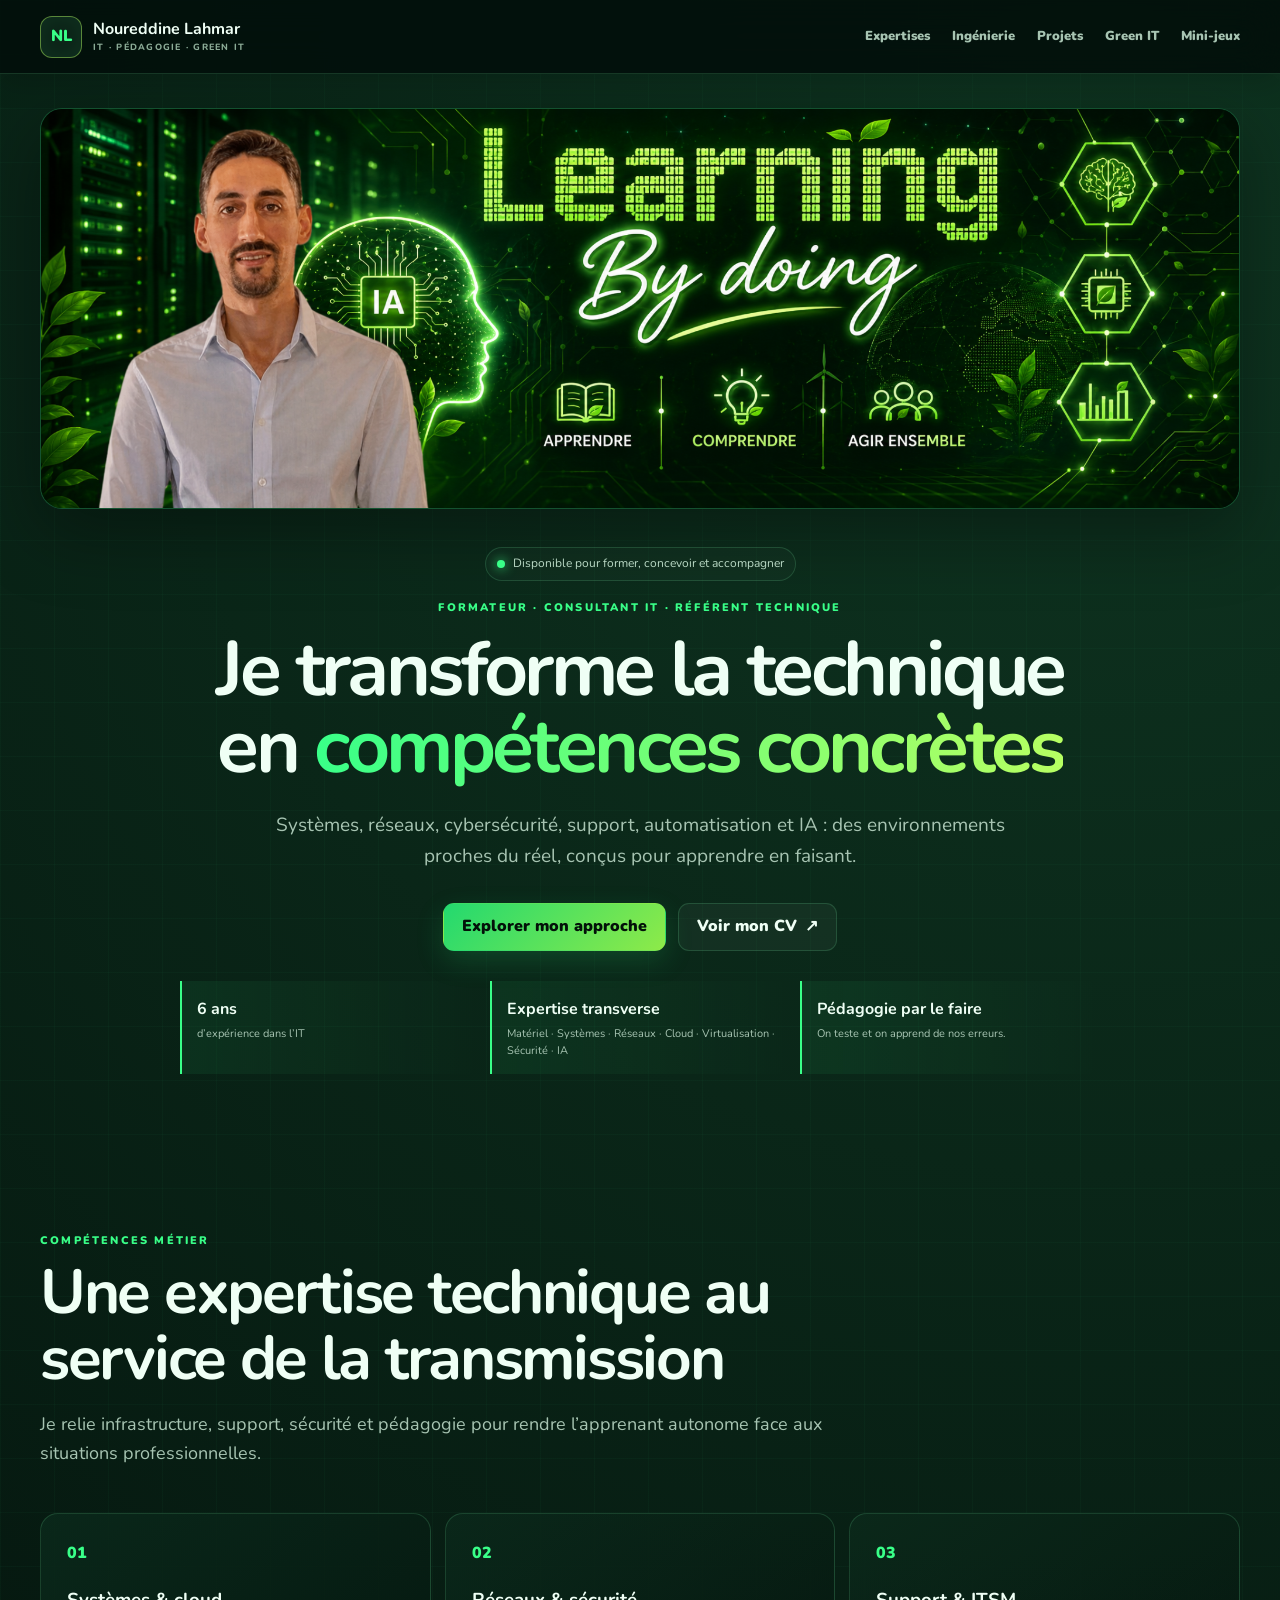
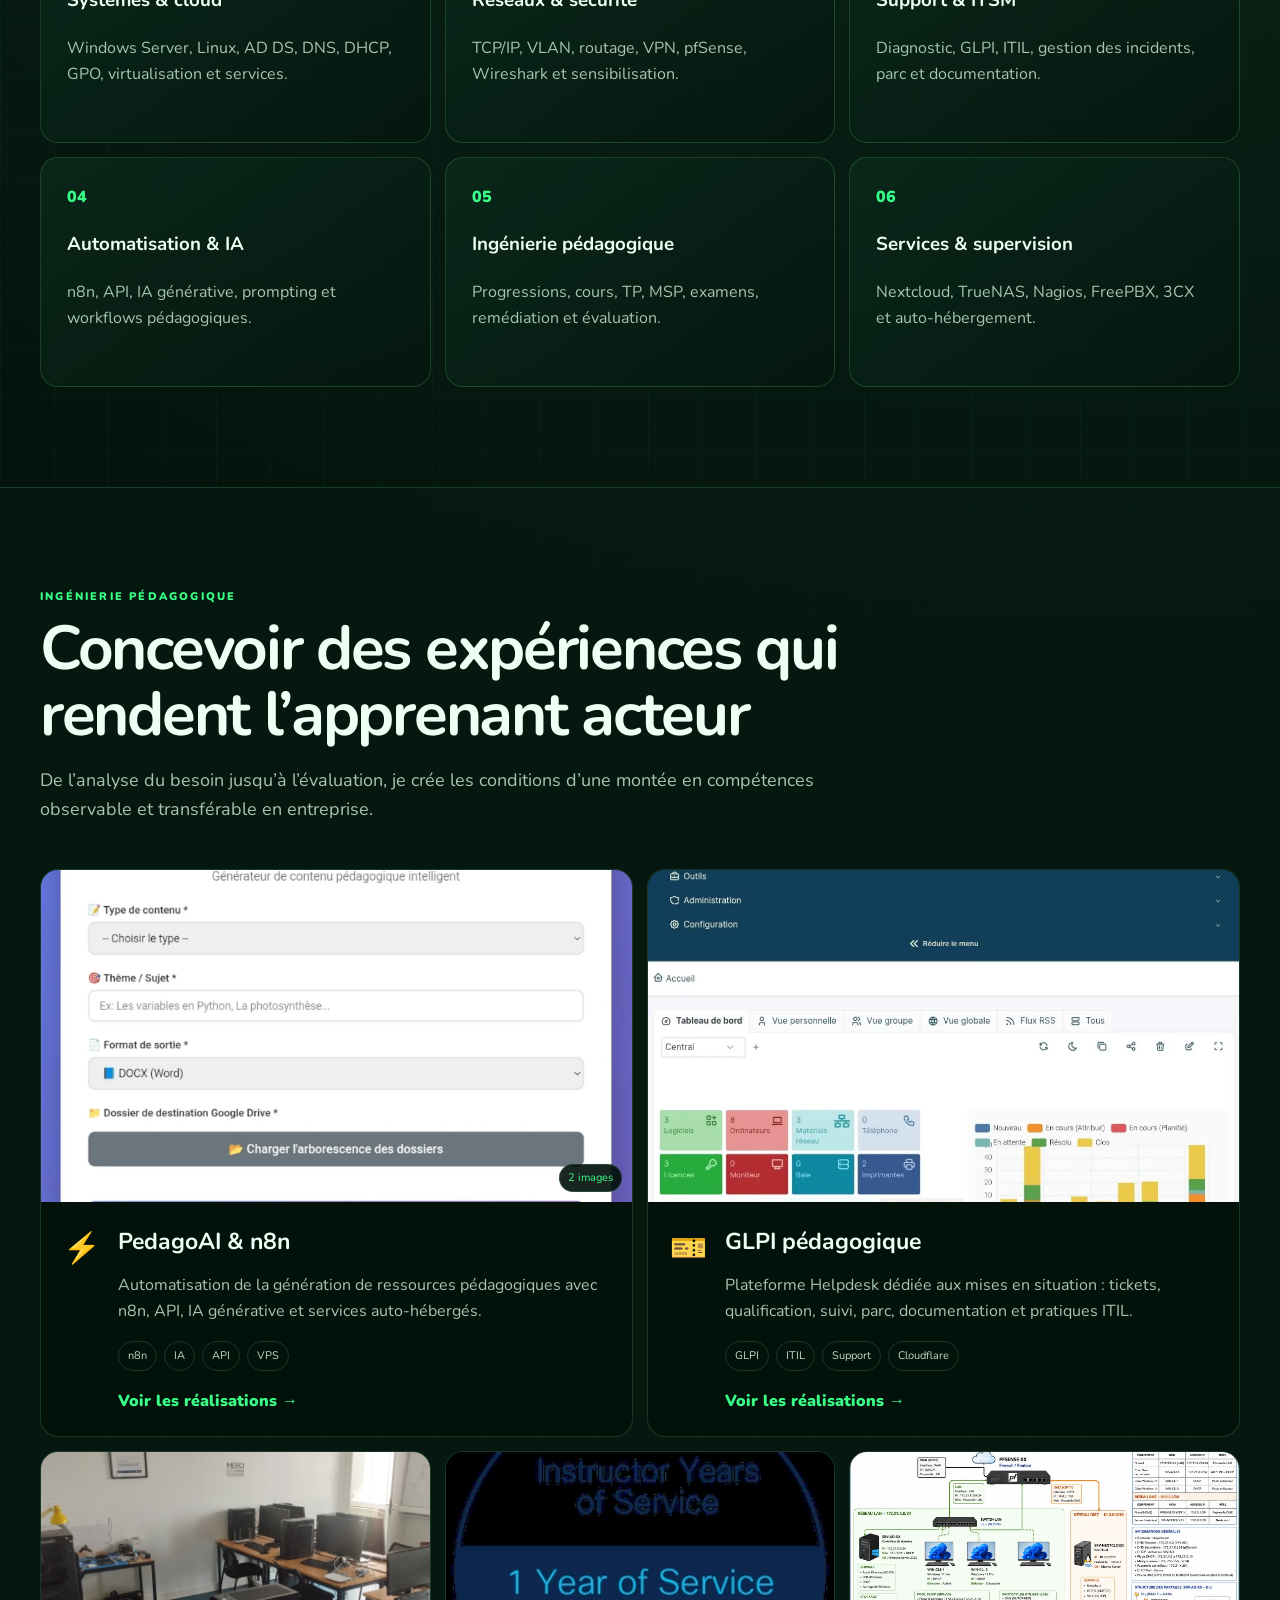
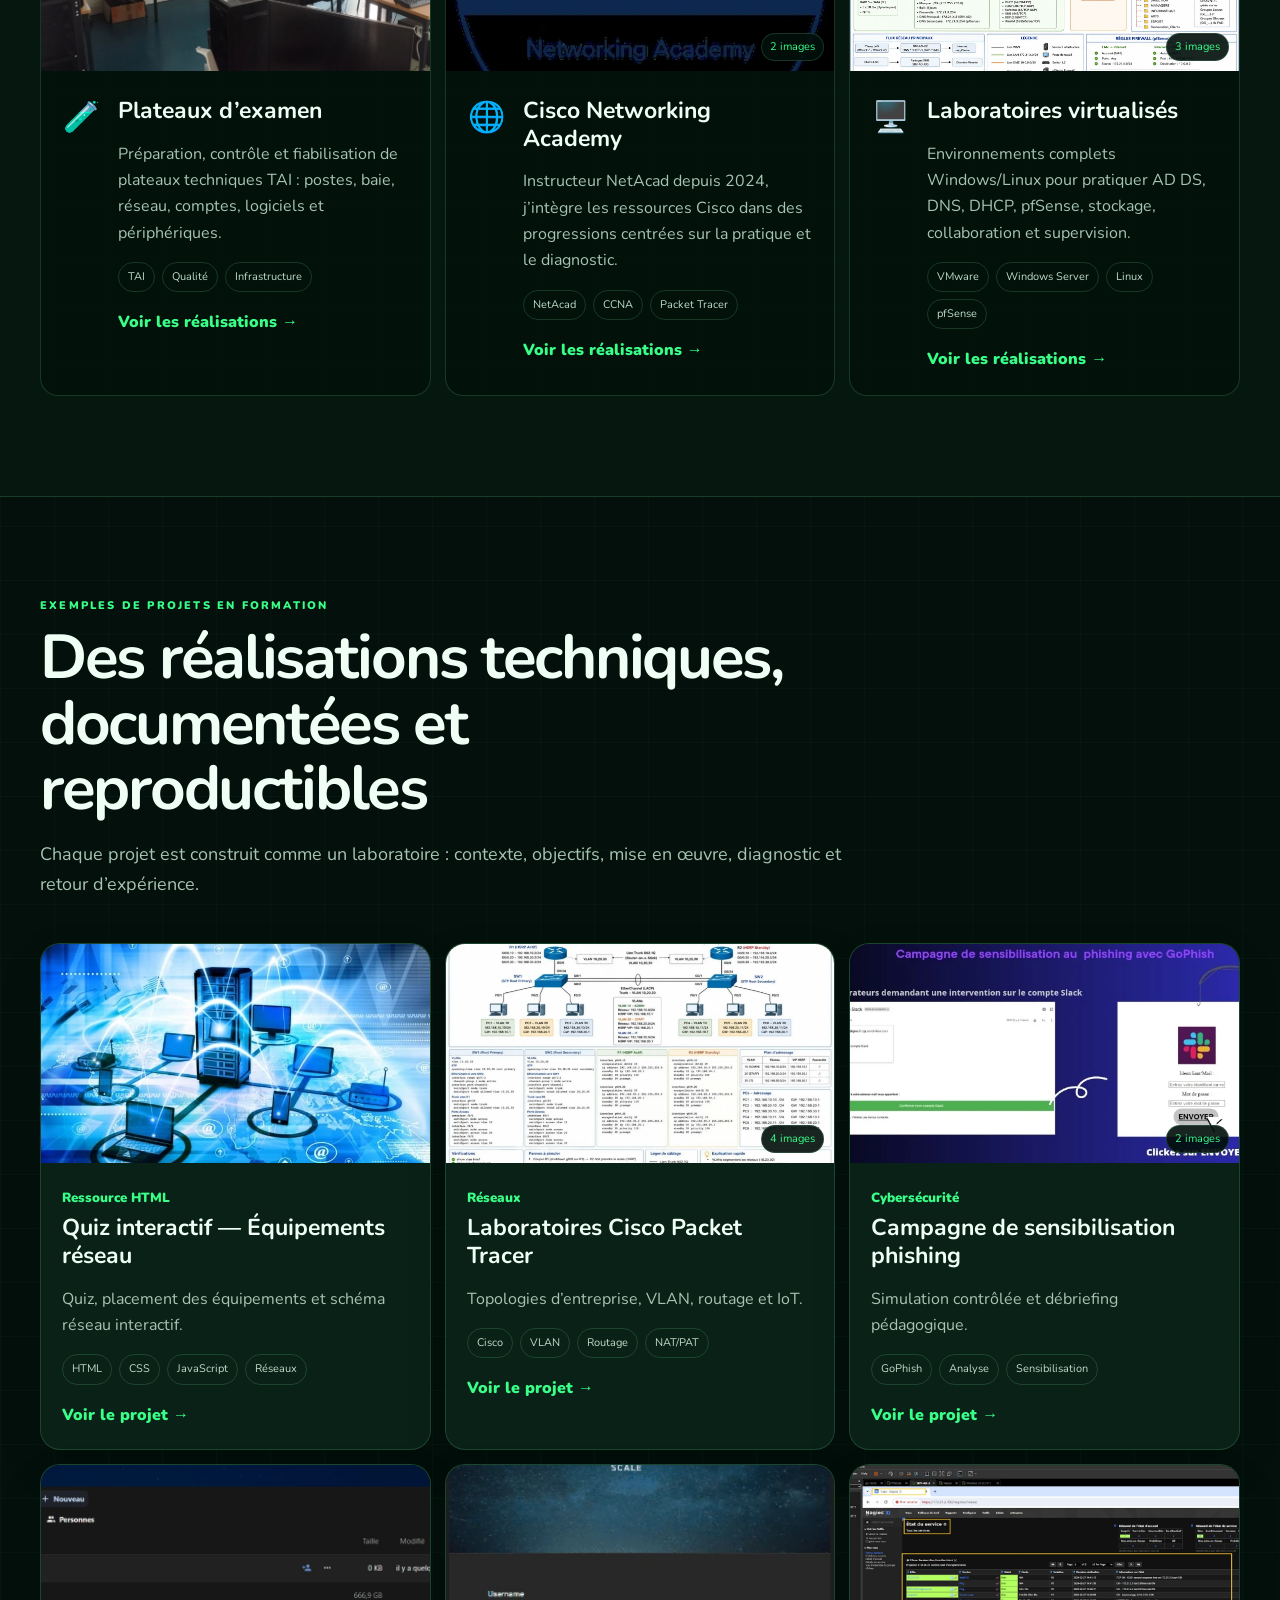
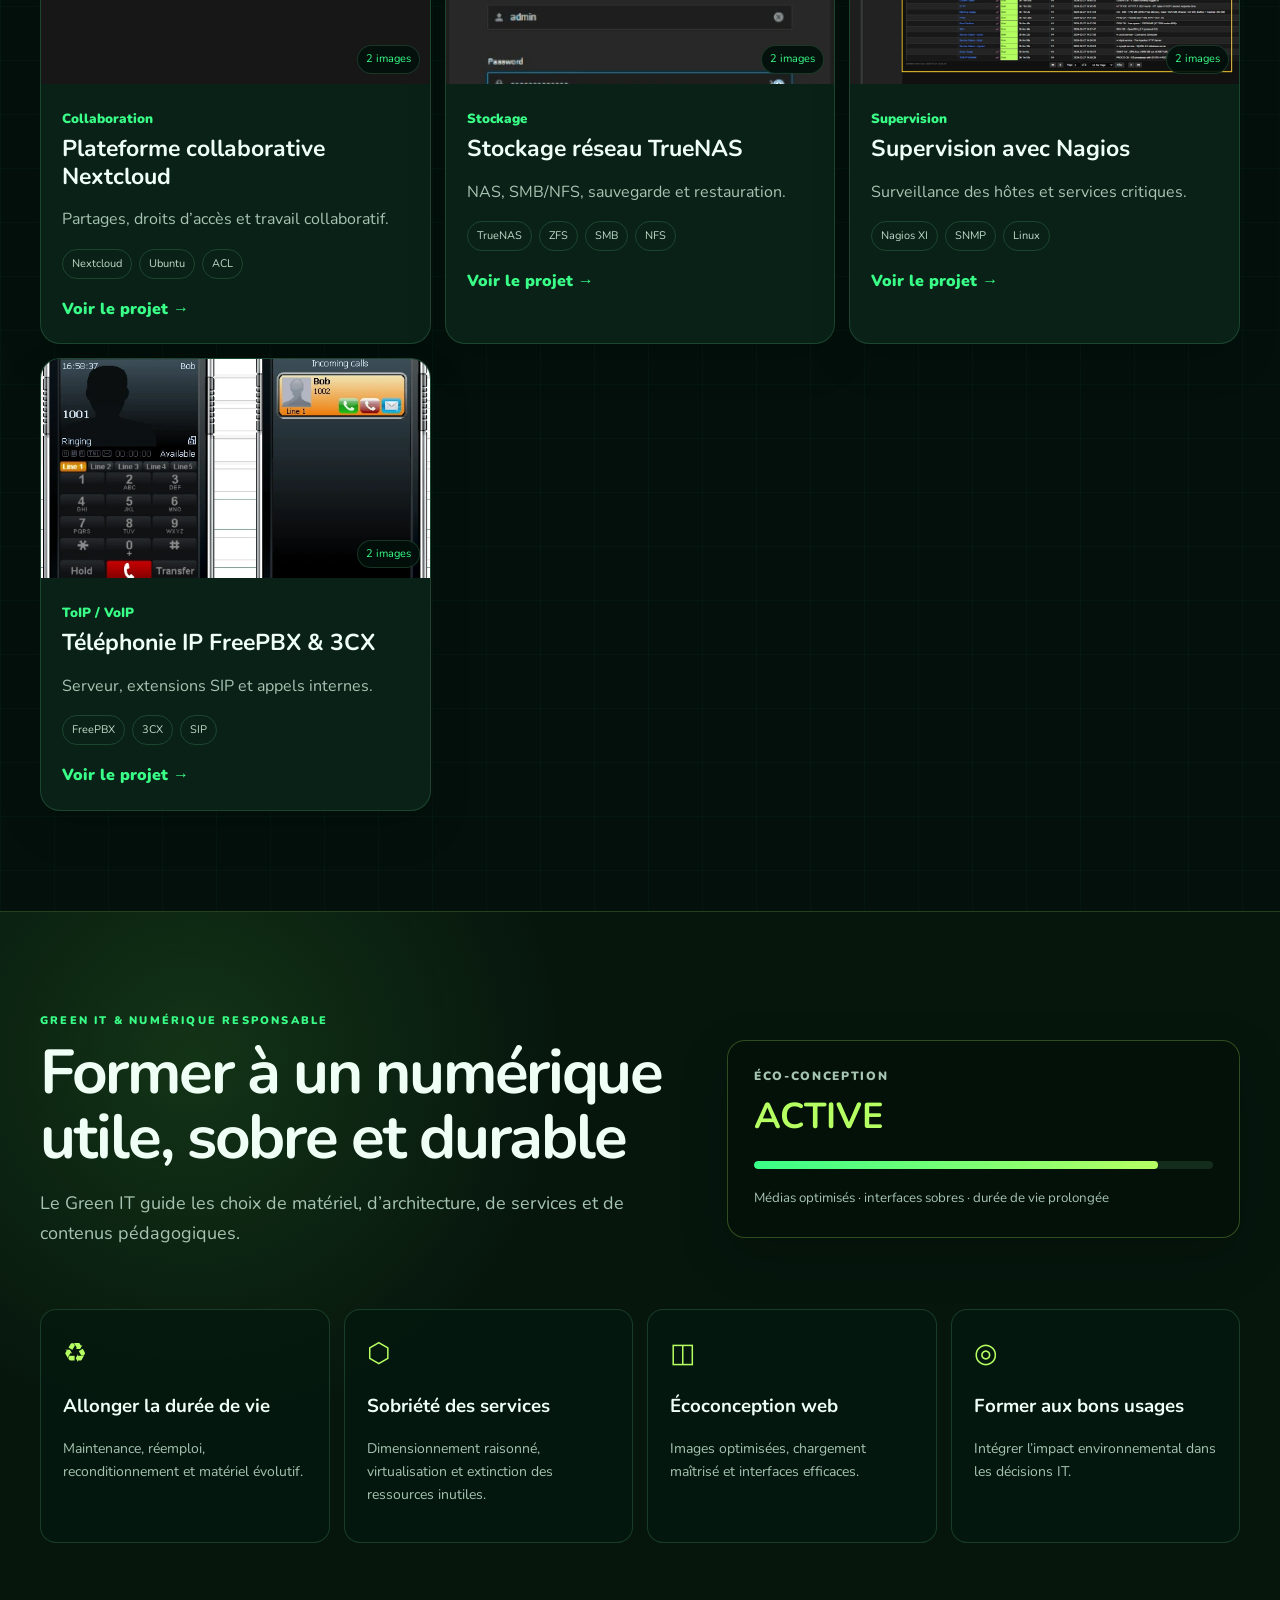
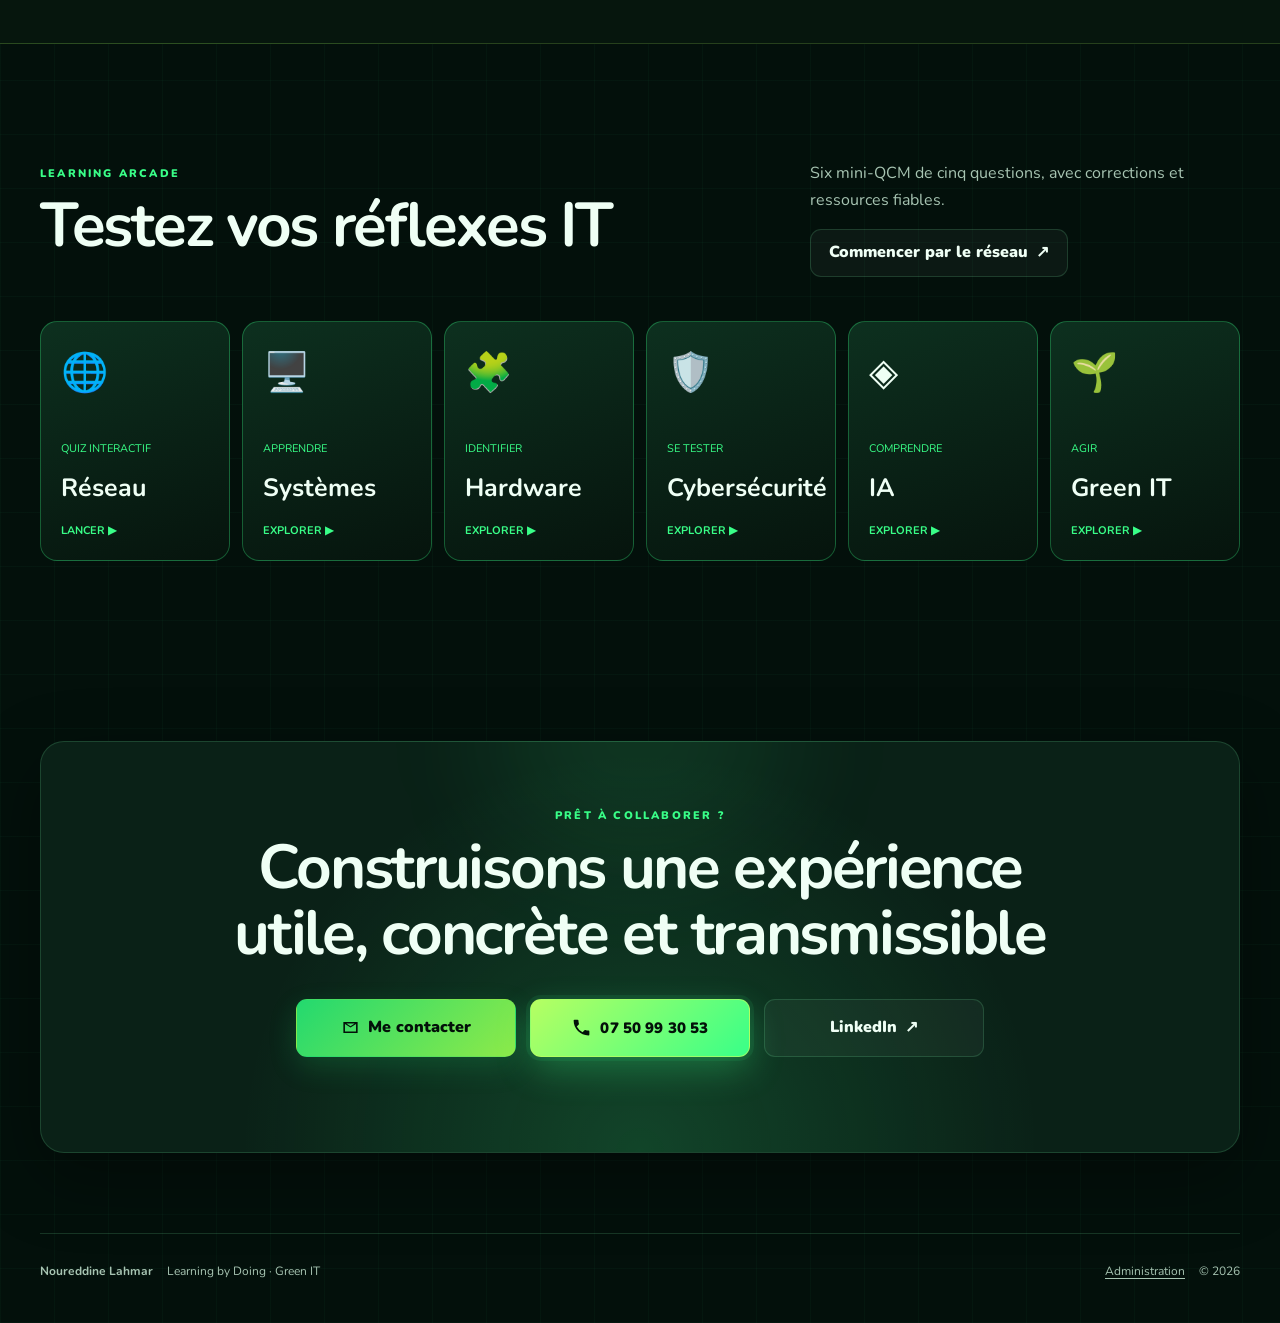
<file: index.html>
<!doctype html>
<html lang="fr">
<head>
  <meta charset="utf-8">
  <meta name="viewport" content="width=device-width, initial-scale=1">
  <meta
    name="description"
    content="Portfolio de Noureddine Lahmar, formateur, consultant IT et référent technique spécialisé en systèmes, réseaux, cybersécurité, pédagogie et Green IT."
  >
  <meta name="theme-color" content="#03100b">

  <title>Noureddine Lahmar — IT, pédagogie et Green IT</title>

  <link rel="preconnect" href="https://fonts.googleapis.com">
  <link rel="preconnect" href="https://fonts.gstatic.com" crossorigin>
  <link
    rel="stylesheet"
    href="https://fonts.googleapis.com/css2?family=Nunito:wght@400;600;700;800;900&display=swap"
  >
  <link rel="stylesheet" href="styles.css?v=7">
</head>

<body>
  <a class="skip" href="#contenu">Aller au contenu</a>

  <header class="site-header">
    <a class="brand" href="#accueil" aria-label="Retour à l’accueil">
      <span aria-hidden="true">NL</span>
      <b>
        Noureddine Lahmar
        <small>IT · Pédagogie · Green IT</small>
      </b>
    </a>

    <button
      class="menu"
      type="button"
      aria-label="Ouvrir le menu"
      aria-controls="navigation"
      aria-expanded="false"
    >
      <span aria-hidden="true">☰</span>
    </button>

    <nav id="navigation" aria-label="Navigation principale">
      <a href="#expertises">Expertises</a>
      <a href="#ingenierie">Ingénierie</a>
      <a href="#projets">Projets</a>
      <a href="#green-it">Green IT</a>
      <a href="#jeux">Mini-jeux</a>
    </nav>
  </header>

  <main id="contenu">
    <section class="hero shell" id="accueil">
      <div class="hero-copy">
        <div class="status">
          <i aria-hidden="true"></i>
          Disponible pour former, concevoir et accompagner
        </div>

        <p class="eyebrow">Formateur · Consultant IT · Référent technique</p>

        <h1>
          Je transforme la technique en
          <em>compétences concrètes</em>
        </h1>

        <p class="lead">
          Systèmes, réseaux, cybersécurité, support, automatisation et IA :
          des environnements proches du réel, conçus pour apprendre en faisant.
        </p>

        <div class="actions">
          <a class="button primary" href="#ingenierie">Explorer mon approche</a>
          <a
            class="button secondary"
            href="assets/documents/CV-Noureddine-Lahmar.pdf"
            target="_blank"
            rel="noopener noreferrer"
          >
            Voir mon CV
            <span aria-hidden="true">↗</span>
          </a>
        </div>

        <div class="metrics">
          <div>
            <strong>6 ans</strong>
            <span>d’expérience dans l’IT</span>
          </div>

          <div>
            <strong>Expertise transverse</strong>
            <span>
              Matériel · Systèmes · Réseaux · Cloud · Virtualisation ·
              Sécurité · IA
            </span>
          </div>

          <div>
            <strong>Pédagogie par le faire</strong>
            <span>On teste et on apprend de nos erreurs.</span>
          </div>
        </div>
      </div>

      <div class="banner">
        <img
          src="assets/branding/bandeau-learning-green-it-original.png"
          alt="Learning by Doing — apprendre, comprendre et agir ensemble"
          fetchpriority="high"
        >
      </div>
    </section>

    <section class="section shell" id="expertises">
      <div class="intro">
        <p class="eyebrow">Compétences métier</p>
        <h2>Une expertise technique au service de la transmission</h2>
        <p>
          Je relie infrastructure, support, sécurité et pédagogie pour rendre
          l’apprenant autonome face aux situations professionnelles.
        </p>
      </div>

      <div class="skill-grid" id="skills"></div>
    </section>

    <section class="section engineering-zone" id="ingenierie">
      <div class="shell">
        <div class="intro">
          <p class="eyebrow">Ingénierie pédagogique</p>
          <h2>Concevoir des expériences qui rendent l’apprenant acteur</h2>
          <p>
            De l’analyse du besoin jusqu’à l’évaluation, je crée les conditions
            d’une montée en compétences observable et transférable en entreprise.
          </p>
        </div>

        <div class="engineering-grid" id="engineering-grid"></div>
      </div>
    </section>

    <section class="section shell" id="projets">
      <div class="intro">
        <p class="eyebrow">Exemples de projets en formation</p>
        <h2>Des réalisations techniques, documentées et reproductibles</h2>
        <p>
          Chaque projet est construit comme un laboratoire : contexte, objectifs,
          mise en œuvre, diagnostic et retour d’expérience.
        </p>
      </div>

      <div class="project-grid" id="project-grid"></div>
    </section>

    <div id="custom-sections"></div>

    <section class="section green-zone" id="green-it">
      <div class="shell green-layout">
        <div>
          <p class="eyebrow">Green IT & numérique responsable</p>
          <h2>Former à un numérique utile, sobre et durable</h2>
          <p class="lead-left">
            Le Green IT guide les choix de matériel, d’architecture, de services
            et de contenus pédagogiques.
          </p>
        </div>

        <div class="green-score">
          <span>Éco-conception</span>
          <strong>Active</strong>
          <div aria-hidden="true"><i></i></div>
          <small>
            Médias optimisés · interfaces sobres · durée de vie prolongée
          </small>
        </div>
      </div>

      <div class="shell eco-grid">
        <article>
          <span aria-hidden="true">♻</span>
          <h3>Allonger la durée de vie</h3>
          <p>Maintenance, réemploi, reconditionnement et matériel évolutif.</p>
        </article>

        <article>
          <span aria-hidden="true">⬡</span>
          <h3>Sobriété des services</h3>
          <p>
            Dimensionnement raisonné, virtualisation et extinction des ressources
            inutiles.
          </p>
        </article>

        <article>
          <span aria-hidden="true">◫</span>
          <h3>Écoconception web</h3>
          <p>Images optimisées, chargement maîtrisé et interfaces efficaces.</p>
        </article>

        <article>
          <span aria-hidden="true">◎</span>
          <h3>Former aux bons usages</h3>
          <p>Intégrer l’impact environnemental dans les décisions IT.</p>
        </article>
      </div>
    </section>

    <section class="section shell" id="jeux">
      <div class="intro games-head">
        <div>
          <p class="eyebrow">Learning Arcade</p>
          <h2>Testez vos réflexes IT</h2>
        </div>

        <div>
          <p>Six mini-QCM de cinq questions, avec corrections et ressources fiables.</p>
          <a class="button secondary" href="quiz.html?theme=reseau&amp;v=3">
            Commencer par le réseau
            <span aria-hidden="true">↗</span>
          </a>
        </div>
      </div>

      <div class="game-grid">
        <a class="game-card" href="quiz.html?theme=reseau&amp;v=3">
          <span aria-hidden="true">🌐</span>
          <small>Quiz interactif</small>
          <h3>Réseau</h3>
          <b>Lancer <span aria-hidden="true">▶</span></b>
        </a>

        <a class="game-card" href="quiz.html?theme=systemes&amp;v=3">
          <span aria-hidden="true">🖥️</span>
          <small>Apprendre</small>
          <h3>Systèmes</h3>
          <b>Explorer <span aria-hidden="true">▶</span></b>
        </a>

        <a class="game-card" href="quiz.html?theme=hardware&amp;v=3">
          <span aria-hidden="true">🧩</span>
          <small>Identifier</small>
          <h3>Hardware</h3>
          <b>Explorer <span aria-hidden="true">▶</span></b>
        </a>

        <a class="game-card" href="quiz.html?theme=cybersecurite&amp;v=3">
          <span aria-hidden="true">🛡️</span>
          <small>Se tester</small>
          <h3>Cybersécurité</h3>
          <b>Explorer <span aria-hidden="true">▶</span></b>
        </a>

        <a class="game-card" href="quiz.html?theme=ia&amp;v=3">
          <span aria-hidden="true">◈</span>
          <small>Comprendre</small>
          <h3>IA</h3>
          <b>Explorer <span aria-hidden="true">▶</span></b>
        </a>

        <a class="game-card" href="quiz.html?theme=green-it&amp;v=3">
          <span aria-hidden="true">🌱</span>
          <small>Agir</small>
          <h3>Green IT</h3>
          <b>Explorer <span aria-hidden="true">▶</span></b>
        </a>
      </div>
    </section>

    <section class="contact shell" aria-labelledby="contact-title">
      <p class="eyebrow">Prêt à collaborer ?</p>
      <h2 id="contact-title">
        Construisons une expérience utile, concrète et transmissible
      </h2>

      <div class="actions center">
        <a
          class="button primary"
          href="mailto:contact@noureddine-lahmar.fr"
        >
          <svg class="button-icon" viewBox="0 0 24 24" aria-hidden="true">
            <path d="M3 5h18v14H3V5Zm9 7.1L5 7.7V17h14V7.7l-7 4.4ZM6.8 7 12 10.3 17.2 7H6.8Z"/>
          </svg>
          Me contacter
        </a>

        <a
          class="button phone-button"
          href="tel:+33750993053"
          aria-label="Appeler Noureddine Lahmar au 07 50 99 30 53"
        >
          <svg class="button-icon" viewBox="0 0 24 24" aria-hidden="true">
            <path d="M6.6 10.8a15.5 15.5 0 0 0 6.6 6.6l2.2-2.2a1 1 0 0 1 1-.24 11.4 11.4 0 0 0 3.6.58 1 1 0 0 1 1 1V20a1 1 0 0 1-1 1C10.6 21 3 13.4 3 4a1 1 0 0 1 1-1h3.5a1 1 0 0 1 1 1 11.4 11.4 0 0 0 .58 3.6 1 1 0 0 1-.25 1Z"/>
          </svg>
          07 50 99 30 53
        </a>

        <a
          class="button secondary"
          href="https://fr.linkedin.com/in/n-lahmar"
          target="_blank"
          rel="noopener noreferrer"
        >
          LinkedIn
          <span aria-hidden="true">↗</span>
        </a>
      </div>
    </section>
  </main>

  <footer class="shell">
    <div>
      <b>Noureddine Lahmar</b>
      <span>Learning by Doing · Green IT</span>
    </div>

    <div>
      <a href="admin.html">Administration</a>
      <span>© <span id="year"></span></span>
    </div>
  </footer>

  <div class="modal-backdrop" id="modal" hidden>
    <section
      class="modal"
      role="dialog"
      aria-modal="true"
      aria-label="Détail du contenu"
    >
      <button class="close" type="button" aria-label="Fermer">×</button>
      <div id="modal-content"></div>
    </section>
  </div>

  <script src="scripts/site.js"></script>
</body>
</html>
</file>
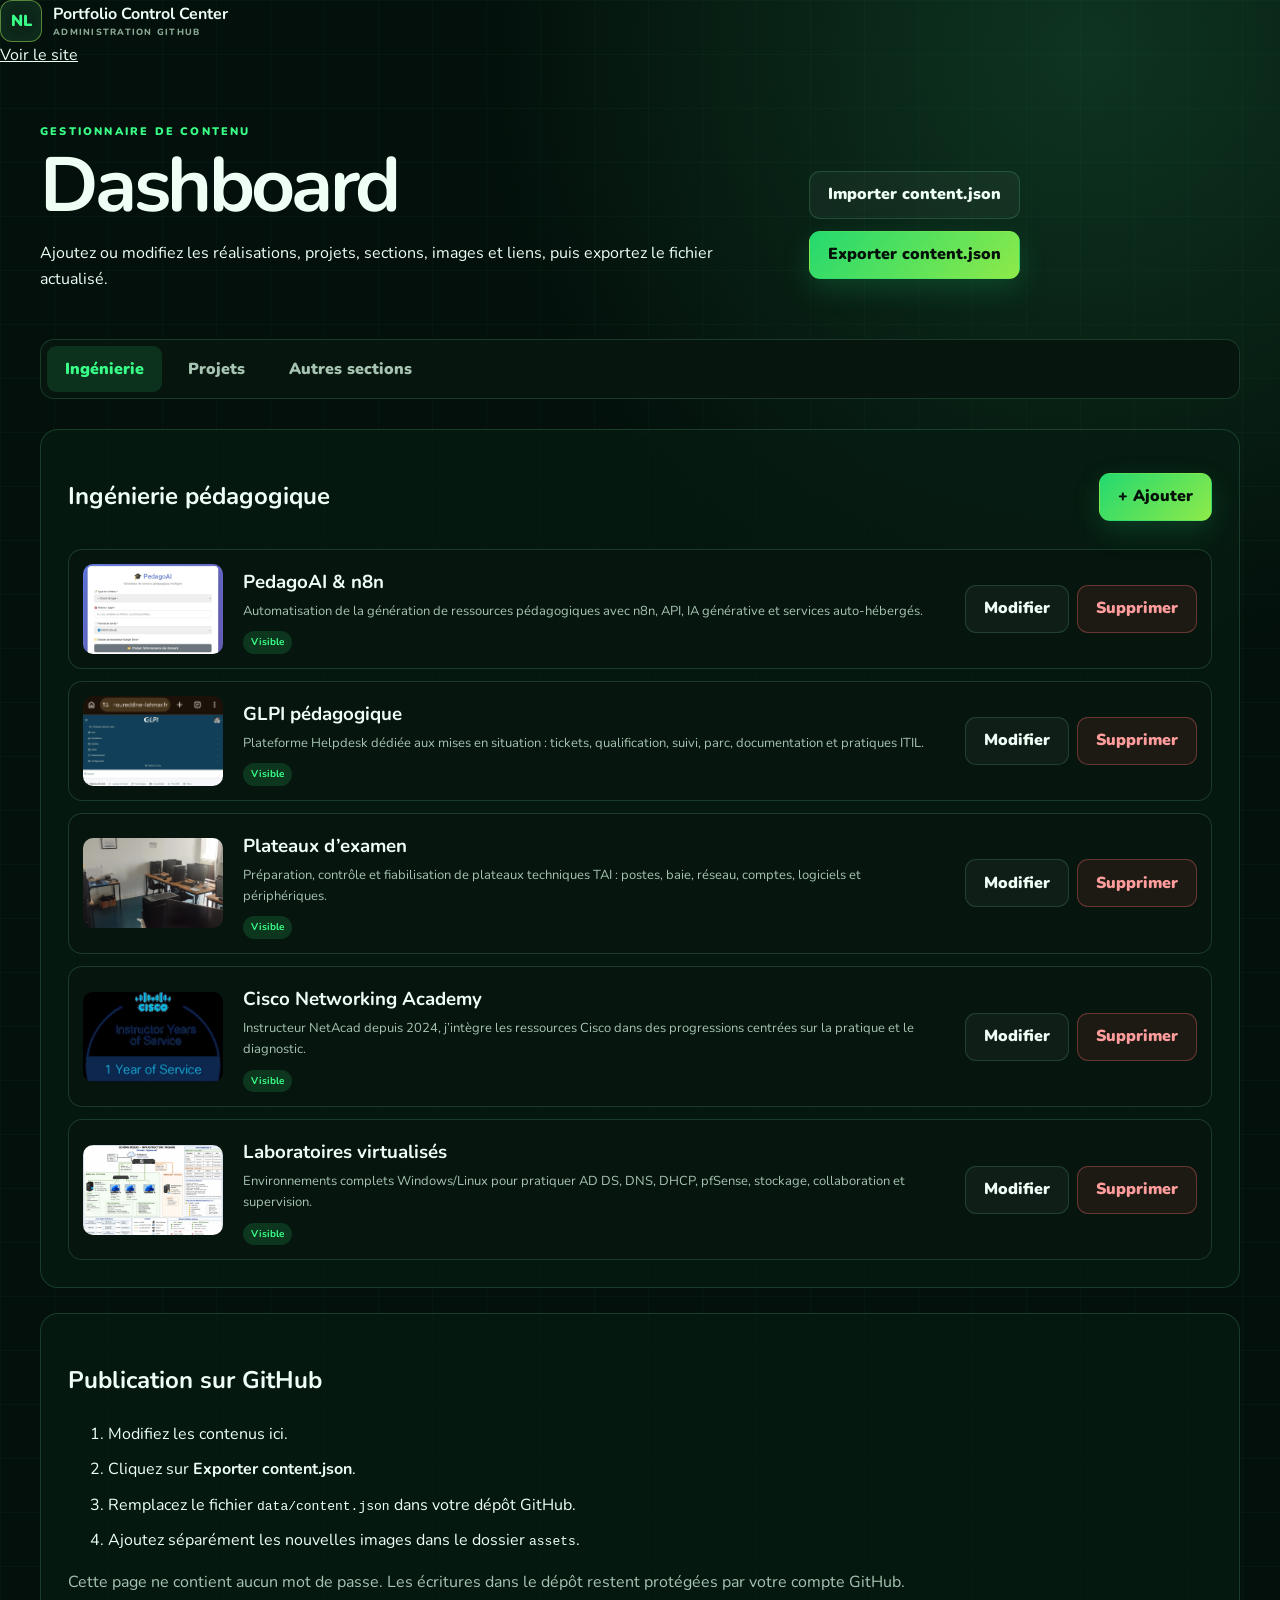
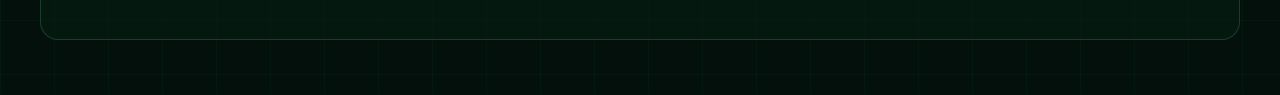
<file: admin.html>
<!doctype html><html lang="fr"><head><meta charset="utf-8"><meta name="viewport" content="width=device-width,initial-scale=1"><meta name="robots" content="noindex,nofollow"><title>Administration — Portfolio</title><link href="https://fonts.googleapis.com/css2?family=Nunito:wght@400;600;700;800;900&display=swap" rel="stylesheet"><link rel="stylesheet" href="styles.css"></head><body><header><a class="brand" href="index.html"><span>NL</span><b>Portfolio Control Center<small>Administration GitHub</small></b></a><nav><a href="index.html">Voir le site</a></nav></header><main class="admin-shell"><div class="admin-heading"><div><p class="eyebrow">GESTIONNAIRE DE CONTENU</p><h1>Dashboard</h1><p>Ajoutez ou modifiez les réalisations, projets, sections, images et liens, puis exportez le fichier actualisé.</p></div><div class="actions"><button class="button secondary" id="import">Importer content.json</button><button class="button primary" id="export">Exporter content.json</button><input type="file" id="file" accept=".json" hidden></div></div><nav class="tabs"><button class="active" data-tab="engineering">Ingénierie</button><button data-tab="projects">Projets</button><button data-tab="sections">Autres sections</button></nav><section class="admin-panel"><div class="panel-head"><h2 id="panel-title">Ingénierie pédagogique</h2><button class="button primary" id="add">+ Ajouter</button></div><div id="items"></div></section><section class="admin-help"><h2>Publication sur GitHub</h2><ol><li>Modifiez les contenus ici.</li><li>Cliquez sur <b>Exporter content.json</b>.</li><li>Remplacez le fichier <code>data/content.json</code> dans votre dépôt GitHub.</li><li>Ajoutez séparément les nouvelles images dans le dossier <code>assets</code>.</li></ol><p>Cette page ne contient aucun mot de passe. Les écritures dans le dépôt restent protégées par votre compte GitHub.</p></section></main><div class="modal-backdrop" id="editor" hidden><form class="modal editor"><button type="button" class="close">×</button><p class="eyebrow">ÉDITEUR DE CONTENU</p><h2 id="editor-title">Nouvel élément</h2><div class="form-row"><label>Titre<input name="title" required></label><label>Catégorie ou icône<input name="category"></label></div><label>Résumé<textarea name="summary" rows="3"></textarea></label><label>Description détaillée<textarea name="detail" rows="4"></textarea></label><label>Mots-clés (séparés par des virgules)<input name="tags"></label><label>Images (un chemin par ligne)<textarea name="images" rows="4" placeholder="assets/dossier/image.webp"></textarea></label><div class="form-row"><label>Lien<input name="link"></label><label>Libellé du lien<input name="linkLabel"></label></div><div class="form-row"><label>Ordre<input name="position" type="number" min="0"></label><label class="check"><input name="visible" type="checkbox"> Afficher sur le site</label></div><div class="actions"><button type="button" class="button secondary cancel">Annuler</button><button class="button primary">Enregistrer</button></div></form></div><script src="scripts/admin.js"></script></body></html>
</file>
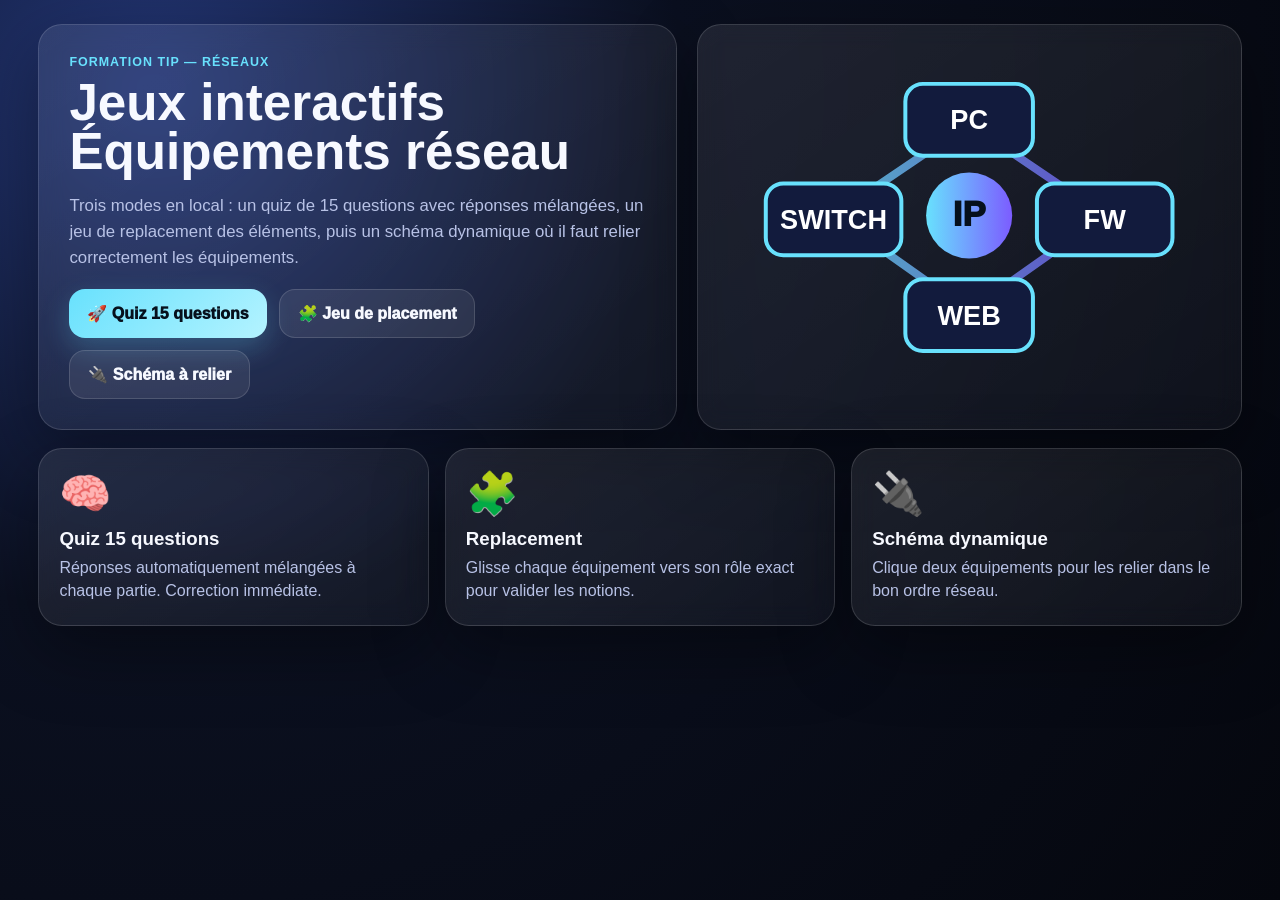
<file: quiz-reseau.html>
<!DOCTYPE html>
<html lang="fr">
<head>
<meta charset="UTF-8" />
<meta name="viewport" content="width=device-width, initial-scale=1.0" />
<title>Jeux réseau TIP — Équipements réseau</title>
<style>
:root{--bg:#070b18;--card:#101936;--card2:#17234b;--text:#f7f9ff;--muted:#b8c2e6;--primary:#68e1fd;--primary2:#7c5cff;--ok:#38d996;--bad:#ff5f7a;--warn:#ffd166;--line:rgba(255,255,255,.14);--shadow:0 24px 70px rgba(0,0,0,.38);--radius:24px}*{box-sizing:border-box}body{margin:0;font-family:Inter,Segoe UI,Roboto,Arial,sans-serif;background:radial-gradient(circle at 12% 10%,#233676 0,#0b1020 38%,#05070e 100%);color:var(--text);min-height:100vh}.app{width:min(1220px,94vw);margin:auto;padding:24px 0 44px}.panel{background:linear-gradient(145deg,rgba(255,255,255,.085),rgba(255,255,255,.035));border:1px solid var(--line);box-shadow:var(--shadow);border-radius:var(--radius);backdrop-filter:blur(12px)}.hero{display:grid;grid-template-columns:1.08fr .92fr;gap:20px;margin-bottom:18px}.heroText{padding:30px}.heroArt{min-height:300px;display:grid;place-items:center;overflow:hidden;position:relative}.kicker{color:var(--primary);font-weight:900;letter-spacing:.08em;text-transform:uppercase;font-size:.78rem}h1{font-size:clamp(2rem,4vw,4.2rem);line-height:.95;margin:10px 0 14px}.subtitle{color:var(--muted);font-size:1.05rem;line-height:1.55;max-width:70ch}.btnRow{display:flex;gap:12px;flex-wrap:wrap;margin-top:18px}.btn{border:0;border-radius:16px;padding:14px 18px;font-weight:950;cursor:pointer;color:#06101c;background:linear-gradient(135deg,var(--primary),#b4f3ff);box-shadow:0 10px 28px rgba(104,225,253,.23);transition:.16s transform,.16s opacity;font-size:1rem}.btn:hover{transform:translateY(-2px)}.btn.secondary{background:rgba(255,255,255,.08);color:var(--text);border:1px solid rgba(255,255,255,.14);box-shadow:none}.btn.ghost{background:transparent;color:var(--muted);border:1px solid rgba(255,255,255,.14);box-shadow:none}.modes{display:grid;grid-template-columns:repeat(3,1fr);gap:16px;margin-bottom:18px}.mode{padding:20px;min-height:178px;position:relative;overflow:hidden}.mode .emoji{font-size:42px}.mode h3{margin:10px 0 6px}.mode p{margin:0;color:var(--muted);line-height:1.45}.screen{display:none}.screen.active{display:block}.topbar{display:flex;gap:12px;align-items:center;justify-content:space-between;padding:14px 16px;margin-bottom:18px}.pill{display:inline-flex;align-items:center;gap:8px;padding:10px 14px;background:rgba(255,255,255,.08);border:1px solid rgba(255,255,255,.12);border-radius:999px;color:var(--muted);font-weight:800}.progressWrap{height:12px;background:rgba(255,255,255,.09);border-radius:999px;overflow:hidden;flex:1}.progress{height:100%;width:0;background:linear-gradient(90deg,var(--primary),var(--primary2));border-radius:inherit;transition:.35s}.quizCard{display:grid;grid-template-columns:330px 1fr;gap:18px;padding:18px}.visual{background:linear-gradient(180deg,var(--card2),rgba(255,255,255,.04));border-radius:20px;padding:18px;display:flex;align-items:center;justify-content:center;min-height:330px;border:1px solid rgba(255,255,255,.1)}.visual svg,.heroArt svg{max-width:100%;height:auto}.questionBox{padding:12px 8px}.tag{display:inline-block;padding:8px 12px;border-radius:999px;background:rgba(124,92,255,.18);color:#d8d1ff;font-weight:850;font-size:.82rem}.question{font-size:clamp(1.35rem,2.4vw,2.1rem);line-height:1.13;margin:14px 0 18px}.answers{display:grid;gap:12px}.answer{width:100%;text-align:left;padding:16px;border-radius:18px;border:1px solid rgba(255,255,255,.12);background:rgba(255,255,255,.07);color:var(--text);font-weight:800;cursor:pointer;display:flex;align-items:center;gap:12px;transition:.15s}.answer:hover{background:rgba(255,255,255,.12);transform:translateX(3px)}.letter{width:34px;height:34px;border-radius:12px;background:rgba(104,225,253,.16);display:grid;place-items:center;color:var(--primary);font-weight:1000;flex:0 0 auto}.answer.good{border-color:rgba(56,217,150,.8);background:rgba(56,217,150,.17)}.answer.bad{border-color:rgba(255,95,122,.85);background:rgba(255,95,122,.16)}.answer.locked{pointer-events:none}.feedback{margin-top:14px;padding:16px;border-radius:18px;background:rgba(255,255,255,.08);border:1px solid rgba(255,255,255,.12);display:none;color:var(--muted);line-height:1.5}.feedback strong{color:var(--text)}.gameGrid{display:grid;grid-template-columns:.95fr 1.05fr;gap:18px;padding:18px}.cards,.zones{display:grid;gap:12px}.dragCard{padding:14px;border-radius:18px;background:rgba(255,255,255,.08);border:1px solid rgba(255,255,255,.14);cursor:grab;font-weight:900;display:flex;gap:10px;align-items:center}.dragCard:active{cursor:grabbing}.dropZone{min-height:74px;padding:14px;border:2px dashed rgba(104,225,253,.38);border-radius:18px;background:rgba(104,225,253,.06);display:flex;align-items:center;justify-content:space-between;gap:12px}.dropZone.filled{border-style:solid}.dropZone.good{border-color:var(--ok);background:rgba(56,217,150,.13)}.dropZone.bad{border-color:var(--bad);background:rgba(255,95,122,.13)}.zoneText{color:var(--muted);line-height:1.35}.placed{font-weight:1000;color:var(--text);padding:8px 10px;border-radius:12px;background:rgba(255,255,255,.09);white-space:nowrap}.networkGame{padding:18px}.schemaWrap{position:relative;min-height:560px;border-radius:22px;background:linear-gradient(180deg,rgba(23,34,75,.92),rgba(10,15,31,.88));border:1px solid rgba(255,255,255,.1);overflow:hidden}.node{position:absolute;width:148px;min-height:88px;border-radius:20px;background:rgba(255,255,255,.09);border:2px solid rgba(104,225,253,.45);display:grid;place-items:center;text-align:center;font-weight:1000;cursor:pointer;transition:.16s;z-index:2;padding:10px}.node:hover,.node.selected{transform:translateY(-3px);border-color:var(--warn);box-shadow:0 0 0 4px rgba(255,209,102,.12)}.node small{display:block;color:var(--muted);font-size:.75rem;margin-top:4px}.wireLayer{position:absolute;inset:0;width:100%;height:100%;z-index:1}.line{stroke:rgba(255,255,255,.55);stroke-width:6;stroke-linecap:round}.line.good{stroke:var(--ok)}.line.bad{stroke:var(--bad);stroke-dasharray:12 10}.toolbox{display:flex;gap:10px;align-items:center;flex-wrap:wrap;margin-bottom:14px}.result{padding:28px;text-align:center}.score{font-size:clamp(3rem,8vw,6rem);font-weight:1000;margin:10px 0;background:linear-gradient(135deg,var(--primary),#fff,var(--primary2));-webkit-background-clip:text;color:transparent}.review{margin-top:18px;text-align:left;display:grid;gap:10px}.reviewItem{padding:14px;border-radius:16px;background:rgba(255,255,255,.06);border:1px solid rgba(255,255,255,.1)}.small{font-size:.9rem;color:var(--muted)}.hidden{display:none!important}.status{padding:14px;border-radius:18px;background:rgba(255,255,255,.07);border:1px solid rgba(255,255,255,.12);color:var(--muted);line-height:1.45;margin-top:14px}@media(max-width:900px){.hero,.quizCard,.gameGrid{grid-template-columns:1fr}.modes{grid-template-columns:1fr}.topbar{flex-wrap:wrap}.progressWrap{order:3;flex-basis:100%}.schemaWrap{min-height:720px}.node{width:132px}.heroArt{min-height:230px}}
</style>
</head>
<body>
<main class="app">
<section class="hero">
<div class="heroText panel"><div class="kicker">Formation TIP — Réseaux</div><h1>Jeux interactifs<br>Équipements réseau</h1><p class="subtitle">Trois modes en local : un quiz de 15 questions avec réponses mélangées, un jeu de replacement des éléments, puis un schéma dynamique où il faut relier correctement les équipements.</p><div class="btnRow"><button class="btn" data-mode="quiz">🚀 Quiz 15 questions</button><button class="btn secondary" data-mode="place">🧩 Jeu de placement</button><button class="btn secondary" data-mode="connect">🔌 Schéma à relier</button></div></div>
<div class="heroArt panel" aria-hidden="true"><svg viewBox="0 0 680 460"><defs><linearGradient id="g" x1="0" x2="1"><stop stop-color="#68e1fd"/><stop offset="1" stop-color="#7c5cff"/></linearGradient></defs><path d="M340 100 L170 215 L340 335 L510 215 Z" fill="none" stroke="url(#g)" stroke-width="10" stroke-linecap="round" opacity=".75"/><g fill="#121b3d" stroke="#68e1fd" stroke-width="5"><rect x="260" y="50" width="160" height="90" rx="22"/><rect x="85" y="175" width="170" height="90" rx="22"/><rect x="425" y="175" width="170" height="90" rx="22"/><rect x="260" y="295" width="160" height="90" rx="22"/></g><g fill="#fff" font-family="Segoe UI,Arial" font-size="34" font-weight="900" text-anchor="middle"><text x="340" y="107">PC</text><text x="170" y="232">SWITCH</text><text x="510" y="232">FW</text><text x="340" y="352">WEB</text></g><circle cx="340" cy="215" r="54" fill="url(#g)"/><text x="340" y="228" fill="#06101c" font-size="44" font-weight="1000" text-anchor="middle">IP</text></svg></div>
</section>
<section class="modes" id="home"><div class="mode panel"><div class="emoji">🧠</div><h3>Quiz 15 questions</h3><p>Réponses automatiquement mélangées à chaque partie. Correction immédiate.</p></div><div class="mode panel"><div class="emoji">🧩</div><h3>Replacement</h3><p>Glisse chaque équipement vers son rôle exact pour valider les notions.</p></div><div class="mode panel"><div class="emoji">🔌</div><h3>Schéma dynamique</h3><p>Clique deux équipements pour les relier dans le bon ordre réseau.</p></div></section>
<div class="topbar panel hidden" id="topbar"><div class="pill">📌 <span id="labelStep">Question</span> <span id="qNum">1</span>/<span id="qTotal">15</span></div><div class="progressWrap"><div class="progress" id="progress"></div></div><div class="pill">⭐ Score <span id="liveScore">0</span></div></div>
<section class="screen" id="quizScreen"><div class="quizCard panel"><div class="visual" id="visual"></div><div class="questionBox"><span class="tag" id="category">Équipement</span><h2 class="question" id="question"></h2><div class="answers" id="answers"></div><div class="feedback" id="feedback"></div><div class="btnRow"><button class="btn hidden" id="nextBtn">Question suivante ➜</button><button class="btn ghost" onclick="showHome()">Accueil</button></div></div></div></section>
<section class="screen" id="placeScreen"><div class="gameGrid panel"><div><div class="tag">Jeu de replacement</div><h2 class="question">Glisse chaque équipement vers son rôle.</h2><div class="cards" id="dragCards"></div></div><div><div class="zones" id="dropZones"></div><div class="btnRow"><button class="btn" id="checkPlace">✅ Vérifier</button><button class="btn secondary" id="resetPlace">🔁 Recommencer</button><button class="btn ghost" onclick="showHome()">Accueil</button></div><div class="status" id="placeStatus">Astuce : sur mobile, reste appuyé sur une carte puis déplace-la.</div></div></div></section>
<section class="screen" id="connectScreen"><div class="networkGame panel"><div class="toolbox"><span class="tag">Schéma dynamique</span><button class="btn secondary" id="checkConnect">✅ Vérifier le schéma</button><button class="btn secondary" id="resetConnect">🔁 Effacer les liens</button><button class="btn ghost" onclick="showHome()">Accueil</button></div><p class="subtitle">Clique sur deux équipements pour créer un lien. Objectif attendu : Internet → ONT/Box → Pare-feu/Routeur → Switch → PC / Serveur / NAS / Point d’accès Wi‑Fi.</p><div class="schemaWrap" id="schema"><svg class="wireLayer" id="wireLayer"></svg></div><div class="status" id="connectStatus">Aucun lien créé pour le moment.</div></div></section>
<section class="screen" id="resultScreen"><div class="result panel"><div class="kicker">Résultat final</div><div class="score" id="finalScore">0/0</div><h2 id="resultTitle">Bravo !</h2><p class="subtitle" style="margin:auto" id="resultText"></p><div class="btnRow" style="justify-content:center"><button class="btn" data-mode="quiz">🔁 Refaire le quiz</button><button class="btn secondary" id="reviewBtn">📋 Voir le récapitulatif</button><button class="btn ghost" onclick="showHome()">Accueil</button></div><div class="review hidden" id="review"></div></div></section>
</main>
<script>
const svg={switch:`<svg viewBox="0 0 420 320"><rect x="70" y="110" width="280" height="100" rx="20" fill="#172247" stroke="#68e1fd" stroke-width="6"/><text x="210" y="88" fill="#fff" font-size="30" font-weight="900" text-anchor="middle">SWITCH</text>${Array.from({length:8},(_,i)=>`<rect x="${98+i*28}" y="144" width="18" height="22" rx="4" fill="#68e1fd"/>`).join('')}<path d="M125 210v55M210 210v55M295 210v55" stroke="#7c5cff" stroke-width="7"/><circle cx="125" cy="278" r="24" fill="#111936" stroke="#fff" stroke-width="4"/><circle cx="210" cy="278" r="24" fill="#111936" stroke="#fff" stroke-width="4"/><circle cx="295" cy="278" r="24" fill="#111936" stroke="#fff" stroke-width="4"/></svg>`,router:`<svg viewBox="0 0 420 320"><rect x="90" y="130" width="240" height="82" rx="20" fill="#172247" stroke="#68e1fd" stroke-width="6"/><path d="M135 130L90 82M285 130l45-48" stroke="#68e1fd" stroke-width="8" stroke-linecap="round"/><path d="M130 80c35-28 125-28 160 0" fill="none" stroke="#7c5cff" stroke-width="7" stroke-linecap="round"/><text x="210" y="181" fill="#fff" font-size="34" font-weight="900" text-anchor="middle">ROUTEUR</text><text x="210" y="255" fill="#b8c2e6" font-size="22" text-anchor="middle">relie des réseaux</text></svg>`,firewall:`<svg viewBox="0 0 420 320"><path d="M210 45l130 55v75c0 82-55 128-130 155C135 303 80 257 80 175v-75z" fill="#172247" stroke="#ff5f7a" stroke-width="6"/><path d="M130 145h160M130 185h160M170 105v120M250 105v120" stroke="#ffd166" stroke-width="8" stroke-linecap="round"/><text x="210" y="282" fill="#fff" font-size="28" font-weight="900" text-anchor="middle">PARE-FEU</text></svg>`,ap:`<svg viewBox="0 0 420 320"><rect x="135" y="150" width="150" height="70" rx="25" fill="#172247" stroke="#68e1fd" stroke-width="6"/><circle cx="210" cy="185" r="12" fill="#38d996"/><path d="M105 130c55-55 155-55 210 0M140 105c40-35 100-35 140 0M170 80c25-20 55-20 80 0" fill="none" stroke="#7c5cff" stroke-width="8" stroke-linecap="round"/><text x="210" y="265" fill="#fff" font-size="26" font-weight="900" text-anchor="middle">POINT D’ACCÈS</text></svg>`,server:`<svg viewBox="0 0 420 320"><rect x="140" y="45" width="140" height="230" rx="18" fill="#172247" stroke="#68e1fd" stroke-width="6"/><rect x="165" y="80" width="90" height="34" rx="8" fill="#24305e"/><rect x="165" y="132" width="90" height="34" rx="8" fill="#24305e"/><rect x="165" y="184" width="90" height="34" rx="8" fill="#24305e"/><circle cx="180" cy="242" r="10" fill="#38d996"/><text x="210" y="305" fill="#fff" font-size="28" font-weight="900" text-anchor="middle">SERVEUR</text></svg>`,nas:`<svg viewBox="0 0 420 320"><rect x="100" y="80" width="220" height="155" rx="22" fill="#172247" stroke="#68e1fd" stroke-width="6"/><rect x="128" y="110" width="56" height="95" rx="10" fill="#24305e"/><rect x="196" y="110" width="56" height="95" rx="10" fill="#24305e"/><circle cx="280" cy="125" r="11" fill="#38d996"/><circle cx="280" cy="160" r="11" fill="#ffd166"/><text x="210" y="280" fill="#fff" font-size="32" font-weight="900" text-anchor="middle">NAS</text></svg>`,ont:`<svg viewBox="0 0 420 320"><path d="M60 170h90M270 170h90" stroke="#68e1fd" stroke-width="8"/><rect x="145" y="95" width="130" height="150" rx="24" fill="#172247" stroke="#68e1fd" stroke-width="6"/><circle cx="210" cy="148" r="25" fill="#7c5cff"/><path d="M210 122v52" stroke="#fff" stroke-width="8"/><text x="210" y="285" fill="#fff" font-size="30" font-weight="900" text-anchor="middle">ONT / BOX</text></svg>`,pc:`<svg viewBox="0 0 420 320"><rect x="88" y="70" width="244" height="145" rx="18" fill="#172247" stroke="#68e1fd" stroke-width="6"/><rect x="175" y="215" width="70" height="35" fill="#172247"/><rect x="135" y="250" width="150" height="22" rx="10" fill="#24305e"/><text x="210" y="153" fill="#fff" font-size="48" font-weight="900" text-anchor="middle">PC</text></svg>`};
const bank=[
{cat:'Switch',img:'switch',q:'Quel est le rôle principal d’un switch dans un réseau local ?',a:['Relier plusieurs équipements du même réseau local','Remplacer le serveur DNS','Bloquer tous les flux Internet','Convertir la fibre en Ethernet'],ok:0,ex:'Un switch connecte les équipements d’un LAN et transmet les trames vers le bon port grâce aux adresses MAC.'},
{cat:'Routeur',img:'router',q:'Quel équipement permet principalement de relier deux réseaux différents ?',a:['Un routeur','Un clavier réseau','Un écran partagé','Un disque dur externe'],ok:0,ex:'Le routeur fait communiquer plusieurs réseaux, par exemple le réseau local et Internet.'},
{cat:'Pare-feu',img:'firewall',q:'À quoi sert un pare-feu dans une infrastructure ?',a:['À filtrer les flux selon des règles','À augmenter la mémoire RAM','À afficher les pages web','À remplacer le câble RJ45'],ok:0,ex:'Le pare-feu autorise ou bloque les communications selon des règles : source, destination, port, protocole.'},
{cat:'Wi-Fi',img:'ap',q:'Quel équipement permet aux postes de se connecter sans câble au réseau ?',a:['Un point d’accès Wi‑Fi','Un NAS','Un onduleur','Un câble console'],ok:0,ex:'Le point d’accès Wi‑Fi relie les appareils sans fil au réseau local.'},
{cat:'Serveur',img:'server',q:'Dans un réseau, un serveur sert généralement à…',a:['Fournir des services aux clients','Uniquement afficher une image','Remplacer toutes les cartes réseau','Créer des câbles Ethernet'],ok:0,ex:'Un serveur peut fournir DNS, DHCP, fichiers, web, authentification, sauvegarde, etc.'},
{cat:'NAS',img:'nas',q:'Un NAS est surtout utilisé pour…',a:['Stocker et partager des données sur le réseau','Créer des comptes Active Directory uniquement','Filtrer les paquets WAN','Transformer le Wi‑Fi en fibre'],ok:0,ex:'Un NAS est un stockage réseau. Il peut proposer des partages SMB/NFS, des sauvegardes ou de la synchronisation.'},
{cat:'ONT / Box',img:'ont',q:'Dans une installation fibre, l’ONT sert principalement à…',a:['Convertir le signal fibre optique vers Ethernet','Distribuer des adresses MAC','Créer un domaine Windows','Scanner les virus'],ok:0,ex:'L’ONT termine la fibre côté client et fournit généralement une sortie Ethernet vers la box ou le routeur.'},
{cat:'Adresse IP',img:'pc',q:'Pour communiquer sur un réseau IP, un PC doit généralement avoir…',a:['Une adresse IP cohérente, un masque et une passerelle si besoin','Uniquement un fond d’écran','Un câble HDMI','Un compte administrateur local obligatoire'],ok:0,ex:'L’adresse IP identifie la machine, le masque définit le réseau, la passerelle permet de sortir vers d’autres réseaux.'},
{cat:'Chaîne réseau',img:'router',q:'Dans un chemin simple vers Internet, quel ordre est le plus logique ?',a:['PC → Switch → Pare-feu/Routeur → Internet','PC → Internet → Switch → Pare-feu','Serveur → Souris → Internet','NAS → Écran → Clavier → Box'],ok:0,ex:'Dans une entreprise, le poste passe souvent par le switch, puis par un pare-feu/routeur avant Internet.'},
{cat:'Diagnostic',img:'switch',q:'Si plusieurs PC câblés n’ont plus accès au réseau local, quel équipement vérifier en priorité ?',a:['Le switch et ses liaisons','La souris de chaque PC','Le thème Windows','La résolution de l’écran'],ok:0,ex:'Une panne de switch, de câble uplink ou d’alimentation peut impacter plusieurs postes en même temps.'},
{cat:'Protocole',img:'nas',q:'Quel protocole est couramment utilisé pour accéder à un partage de fichiers Windows ?',a:['SMB','HDMI','Bluetooth uniquement','SMTP'],ok:0,ex:'SMB est le protocole classique des partages Windows, par exemple \\serveur\\partage.'},
{cat:'DHCP',img:'server',q:'Quel service attribue automatiquement une adresse IP aux postes ?',a:['DHCP','DNS','HTTP','IMAP'],ok:0,ex:'DHCP distribue automatiquement les paramètres IP : adresse, masque, passerelle, DNS.'},
{cat:'DNS',img:'server',q:'À quoi sert principalement le DNS ?',a:['Traduire un nom en adresse IP','Alimenter électriquement un switch','Compresser les sauvegardes','Brancher un écran'],ok:0,ex:'Le DNS permet par exemple de résoudre serveur.local vers une adresse IP.'},
{cat:'Passerelle',img:'router',q:'La passerelle par défaut d’un poste sert surtout à…',a:['Sortir vers un autre réseau','Changer la résolution vidéo','Créer un utilisateur local','Effacer les fichiers temporaires'],ok:0,ex:'La passerelle est l’équipement auquel le poste envoie les paquets destinés aux réseaux externes.'},
{cat:'LAN',img:'switch',q:'Un LAN correspond à…',a:['Un réseau local','Un fournisseur Internet','Un type de souris','Un fichier de sauvegarde'],ok:0,ex:'Un LAN est un réseau local : salle, bâtiment, entreprise, plateau technique, etc.'}
];
let questions=[],i=0,score=0,answersLog=[];const $=id=>document.getElementById(id);const shuffle=a=>a.map(v=>[Math.random(),v]).sort((x,y)=>x[0]-y[0]).map(x=>x[1]);
function hideAll(){['quizScreen','placeScreen','connectScreen','resultScreen'].forEach(id=>$(id).classList.remove('active'));$('home').classList.add('hidden');$('topbar').classList.add('hidden')}
function showHome(){['quizScreen','placeScreen','connectScreen','resultScreen'].forEach(id=>$(id).classList.remove('active'));$('home').classList.remove('hidden');$('topbar').classList.add('hidden');window.scrollTo({top:0,behavior:'smooth'})}
document.querySelectorAll('[data-mode]').forEach(b=>b.addEventListener('click',()=>{const m=b.dataset.mode;if(m==='quiz')startQuiz();if(m==='place')startPlace();if(m==='connect')startConnect()}));
function normalizeQuestion(q){const items=q.a.map((txt,idx)=>({txt,correct:idx===q.ok}));const mixed=shuffle(items);return {...q,a:mixed.map(x=>x.txt),ok:mixed.findIndex(x=>x.correct)}}
function startQuiz(){hideAll();$('quizScreen').classList.add('active');$('topbar').classList.remove('hidden');$('labelStep').textContent='Question';questions=shuffle(bank).slice(0,15).map(normalizeQuestion);i=0;score=0;answersLog=[];$('qTotal').textContent=questions.length;renderQuiz();window.scrollTo({top:0,behavior:'smooth'})}
function renderQuiz(){const q=questions[i];$('qNum').textContent=i+1;$('liveScore').textContent=score;$('progress').style.width=(i/questions.length*100)+'%';$('category').textContent=q.cat;$('question').textContent=q.q;$('visual').innerHTML=svg[q.img];$('feedback').style.display='none';$('nextBtn').classList.add('hidden');$('answers').innerHTML='';q.a.forEach((txt,idx)=>{const b=document.createElement('button');b.className='answer';b.innerHTML=`<span class="letter">${String.fromCharCode(65+idx)}</span><span>${txt}</span>`;b.onclick=()=>choose(idx);$('answers').appendChild(b)})}
function choose(idx){const q=questions[i],good=idx===q.ok;if(good)score++;document.querySelectorAll('.answer').forEach((b,n)=>{b.classList.add('locked');if(n===q.ok)b.classList.add('good');if(n===idx&&!good)b.classList.add('bad')});answersLog.push({q:q.q,user:q.a[idx],good:q.a[q.ok],ok:good,ex:q.ex});$('feedback').innerHTML=`<strong>${good?'✅ Bonne réponse !':'❌ Réponse à revoir.'}</strong><br>${q.ex}`;$('feedback').style.display='block';$('liveScore').textContent=score;$('nextBtn').classList.remove('hidden');$('progress').style.width=((i+1)/questions.length*100)+'%'}
$('nextBtn').onclick=()=>{i++;i>=questions.length?result():renderQuiz()};
function result(){hideAll();$('resultScreen').classList.add('active');$('finalScore').textContent=`${score}/${questions.length}`;const pct=score/questions.length;$('resultTitle').textContent=pct>=.8?'Excellent travail 👏':pct>=.5?'Bon début, continue 💪':'À retravailler tranquillement 🧩';$('resultText').textContent=pct>=.8?'Tu maîtrises bien les rôles des équipements réseau de base.':pct>=.5?'Les bases sont là, relis surtout les rôles des équipements et les services réseau.':'Reprends les notions switch, routeur, pare-feu, serveur, NAS, DHCP, DNS et SMB.';$('review').innerHTML=answersLog.map((r,n)=>`<div class="reviewItem"><strong>${n+1}. ${r.ok?'✅':'❌'} ${r.q}</strong><div class="small">Ta réponse : ${r.user}<br>Réponse attendue : ${r.good}<br>${r.ex}</div></div>`).join('')}
$('reviewBtn').onclick=()=>$('review').classList.toggle('hidden');
const placement=[['switch','Commutateur qui relie plusieurs équipements du même réseau local.'],['router','Équipement qui fait communiquer plusieurs réseaux différents.'],['firewall','Filtre les flux réseau selon des règles de sécurité.'],['ap','Permet aux appareils sans fil de rejoindre le réseau.'],['server','Fournit des services : DNS, DHCP, fichiers, web, authentification.'],['nas','Stockage partagé sur le réseau, souvent utilisé pour les sauvegardes.'],['ont','Convertit le signal fibre optique vers une sortie Ethernet.'],['pc','Poste client utilisé par l’utilisateur final.']];
const names={switch:'Switch',router:'Routeur',firewall:'Pare-feu',ap:'Point d’accès Wi‑Fi',server:'Serveur',nas:'NAS',ont:'ONT / Box',pc:'PC client'};
function startPlace(){hideAll();$('placeScreen').classList.add('active');$('dragCards').innerHTML='';$('dropZones').innerHTML='';$('placeStatus').textContent='Glisse chaque équipement vers son rôle.';shuffle(placement.map(x=>x[0])).forEach(k=>{const c=document.createElement('div');c.className='dragCard';c.draggable=true;c.dataset.key=k;c.innerHTML=`<span>🧱</span>${names[k]}`;c.addEventListener('dragstart',e=>e.dataTransfer.setData('text/plain',k));$('dragCards').appendChild(c)});shuffle(placement).forEach(([key,text])=>{const z=document.createElement('div');z.className='dropZone';z.dataset.key=key;z.innerHTML=`<div class="zoneText">${text}</div><div class="placed">Déposer ici</div>`;z.addEventListener('dragover',e=>e.preventDefault());z.addEventListener('drop',e=>{e.preventDefault();const k=e.dataTransfer.getData('text/plain');placeCard(k,z)});$('dropZones').appendChild(z)});window.scrollTo({top:0,behavior:'smooth'})}
function placeCard(k,z){if(!k)return;document.querySelectorAll('.dropZone').forEach(zone=>{if(zone.dataset.current===k){zone.dataset.current='';zone.classList.remove('filled','good','bad');zone.querySelector('.placed').textContent='Déposer ici'}});z.dataset.current=k;z.classList.add('filled');z.classList.remove('good','bad');z.querySelector('.placed').textContent=names[k]}
$('checkPlace').onclick=()=>{let ok=0;document.querySelectorAll('.dropZone').forEach(z=>{const good=z.dataset.current===z.dataset.key;z.classList.toggle('good',good);z.classList.toggle('bad',!good);if(good)ok++});$('placeStatus').innerHTML=`Score placement : <strong>${ok}/${placement.length}</strong>. ${ok===placement.length?'Parfait ✅':'Corrige les zones en rouge puis revérifie.'}`};$('resetPlace').onclick=startPlace;
const nodes=[['internet','Internet','WAN',6,42],['ont','ONT / Box','Fibre',25,42],['fw','Pare-feu / Routeur','Filtrage + routage',44,42],['sw','Switch','LAN',64,42],['pc','PC client','Poste utilisateur',78,15],['srv','Serveur','DNS/DHCP/Web',78,36],['nas','NAS','Sauvegardes',78,57],['ap','Point d’accès Wi‑Fi','Wi‑Fi',78,78]];
const valid=['internet-ont','fw-ont','fw-sw','pc-sw','srv-sw','nas-sw','ap-sw'];let links=[],selected=null;
function pair(a,b){return [a,b].sort().join('-')}
function startConnect(){hideAll();$('connectScreen').classList.add('active');links=[];selected=null;drawSchema();window.scrollTo({top:0,behavior:'smooth'})}
function drawSchema(){const schema=$('schema');schema.querySelectorAll('.node').forEach(n=>n.remove());nodes.forEach(([id,label,sub,x,y])=>{const n=document.createElement('div');n.className='node';n.dataset.id=id;n.style.left=x+'%';n.style.top=y+'%';n.innerHTML=`${label}<small>${sub}</small>`;n.onclick=()=>nodeClick(id);schema.appendChild(n)});drawLines();$('connectStatus').textContent=links.length?`${links.length} lien(s) créé(s). Clique sur Vérifier le schéma.`:'Aucun lien créé pour le moment.'}
function nodeClick(id){if(!selected){selected=id;markSelected();return} if(selected===id){selected=null;markSelected();return} const p=pair(selected,id);if(!links.includes(p))links.push(p);selected=null;markSelected();drawLines();$('connectStatus').textContent=`${links.length} lien(s) créé(s).`}
function markSelected(){document.querySelectorAll('.node').forEach(n=>n.classList.toggle('selected',n.dataset.id===selected))}
function center(id){const n=document.querySelector(`.node[data-id="${id}"]`),s=$('schema').getBoundingClientRect(),r=n.getBoundingClientRect();return{x:r.left-s.left+r.width/2,y:r.top-s.top+r.height/2}}
function drawLines(mark=false){const layer=$('wireLayer');layer.innerHTML='';const rect=$('schema').getBoundingClientRect();layer.setAttribute('viewBox',`0 0 ${rect.width} ${rect.height}`);links.forEach(p=>{const [a,b]=p.split('-'),ca=center(a),cb=center(b);const l=document.createElementNS('http://www.w3.org/2000/svg','line');l.setAttribute('x1',ca.x);l.setAttribute('y1',ca.y);l.setAttribute('x2',cb.x);l.setAttribute('y2',cb.y);l.setAttribute('class','line '+(mark?(valid.includes(p)?'good':'bad'):''));layer.appendChild(l)})}
$('checkConnect').onclick=()=>{drawLines(true);const good=links.filter(l=>valid.includes(l)).length;const missing=valid.filter(v=>!links.includes(v)).length;$('connectStatus').innerHTML=`Liens corrects : <strong>${good}/${valid.length}</strong>. ${missing===0&&good===valid.length?'Schéma parfait ✅':'Il manque '+missing+' lien(s) attendu(s), et les liens rouges sont incorrects.'}`};$('resetConnect').onclick=()=>{links=[];selected=null;drawSchema()};window.addEventListener('resize',()=>{if($('connectScreen').classList.contains('active'))drawLines(false)});
</script>
</body>
</html>
</file>
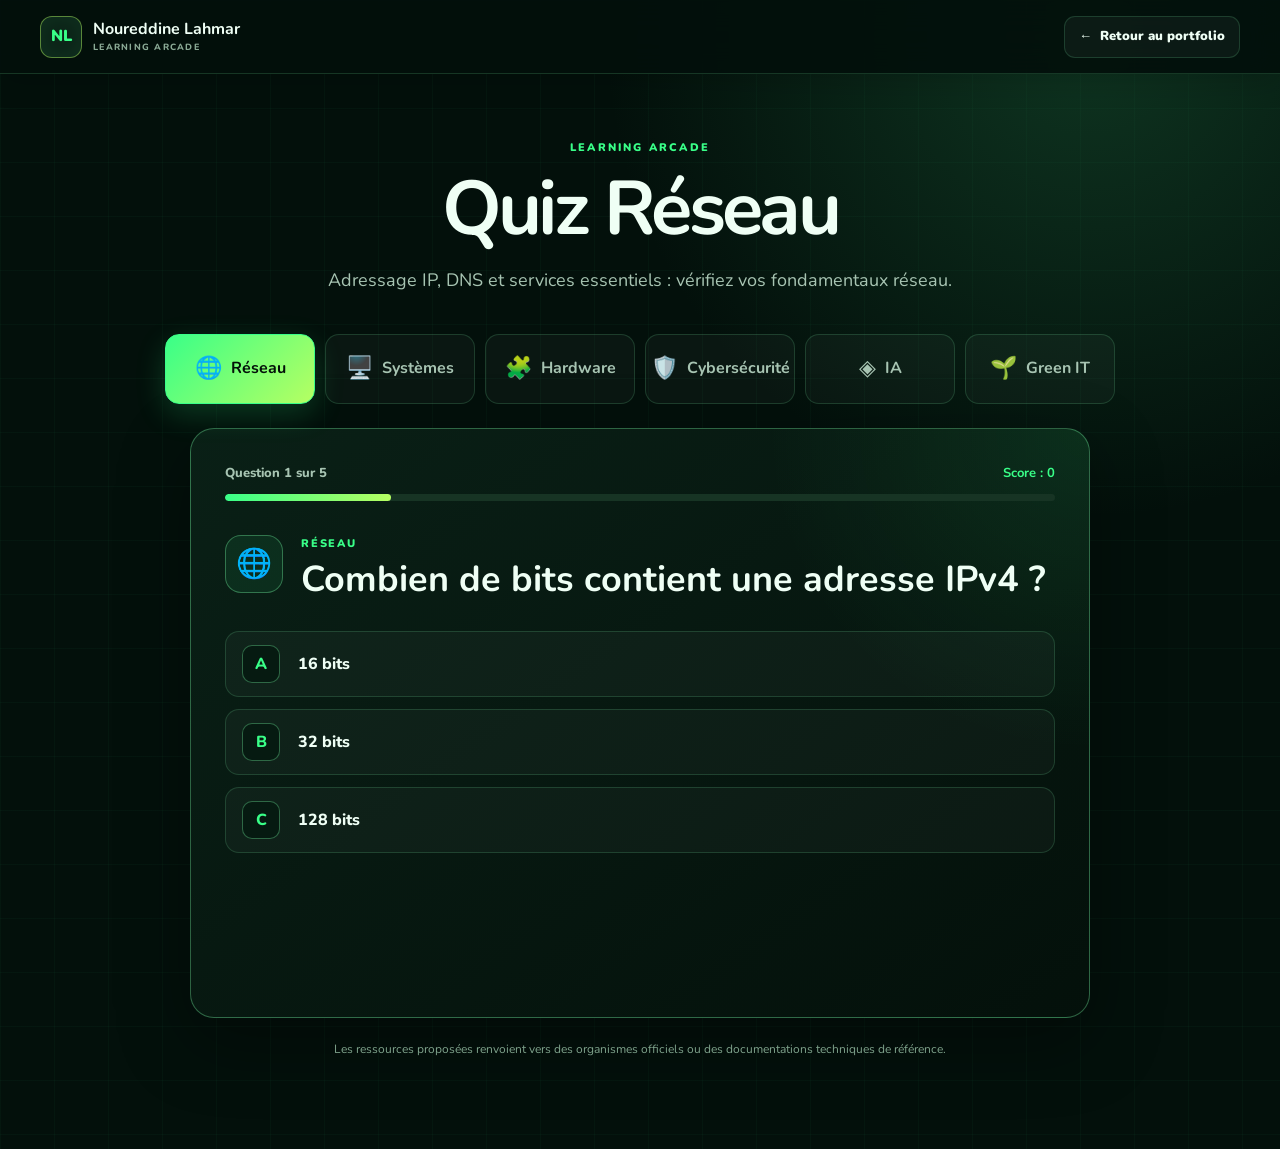
<file: quiz.html>
<!doctype html>
<html lang="fr">
<head>
  <meta charset="utf-8">
  <meta name="viewport" content="width=device-width, initial-scale=1">
  <meta
    name="description"
    content="Mini-QCM pédagogiques sur les réseaux, les systèmes, la cybersécurité, l’intelligence artificielle et le Green IT."
  >
  <meta name="theme-color" content="#03100b">

  <title>Learning Arcade — Noureddine Lahmar</title>

  <link rel="preconnect" href="https://fonts.googleapis.com">
  <link rel="preconnect" href="https://fonts.gstatic.com" crossorigin>
  <link
    rel="stylesheet"
    href="https://fonts.googleapis.com/css2?family=Nunito:wght@400;600;700;800;900&display=swap"
  >
  <link rel="stylesheet" href="styles.css?v=7">
</head>

<body class="quiz-page">
  <a class="skip" href="#quiz-content">Aller au quiz</a>

  <header class="site-header quiz-header">
    <a class="brand" href="index.html#accueil" aria-label="Retour au portfolio">
      <span aria-hidden="true">NL</span>
      <b>
        Noureddine Lahmar
        <small>Learning Arcade</small>
      </b>
    </a>

    <a class="button secondary back-link" href="index.html#jeux">
      <span aria-hidden="true">←</span>
      Retour au portfolio
    </a>
  </header>

  <main class="quiz-shell shell" id="quiz-content">
    <section class="quiz-intro">
      <p class="eyebrow">Learning Arcade</p>
      <h1 id="quiz-title">Testez vos connaissances</h1>
      <p id="quiz-description">
        Cinq questions, une correction immédiate et des ressources pour approfondir.
      </p>
    </section>

    <nav class="quiz-themes" id="quiz-themes" aria-label="Choisir un thème"></nav>

    <section class="quiz-panel" aria-live="polite">
      <div class="quiz-progress">
        <div>
          <span id="question-counter">Question 1 sur 5</span>
          <strong id="live-score">Score : 0</strong>
        </div>
        <div
          class="progress-track"
          role="progressbar"
          aria-label="Progression du quiz"
          aria-valuemin="0"
          aria-valuemax="5"
          aria-valuenow="1"
          id="progress-track"
        >
          <i id="progress-bar"></i>
        </div>
      </div>

      <div id="question-view">
        <div class="question-heading">
          <span class="question-icon" id="question-icon" aria-hidden="true">🌐</span>
          <div>
            <p class="question-category" id="question-category">Réseau</p>
            <h2 id="question-text"></h2>
          </div>
        </div>

        <div
          class="answer-list"
          id="answer-list"
          role="group"
          aria-labelledby="question-text"
        ></div>

        <div class="answer-feedback" id="answer-feedback" hidden>
          <div class="feedback-status">
            <span id="feedback-icon" aria-hidden="true"></span>
            <strong id="feedback-title"></strong>
          </div>
          <p id="feedback-explanation"></p>

          <div class="feedback-actions">
            <a
              class="button source-button"
              id="source-link"
              href="#"
              target="_blank"
              rel="noopener noreferrer"
            >
              En savoir plus
              <span aria-hidden="true">↗</span>
            </a>

            <button class="button primary" id="next-question" type="button">
              Question suivante
              <span aria-hidden="true">→</span>
            </button>
          </div>
        </div>
      </div>

      <div class="quiz-result" id="quiz-result" hidden>
        <span class="result-icon" id="result-icon" aria-hidden="true">🏆</span>
        <p class="eyebrow">Quiz terminé</p>
        <h2 id="result-title"></h2>
        <p id="result-message"></p>
        <div class="result-score">
          <strong id="final-score">0/5</strong>
          <span>bonnes réponses</span>
        </div>

        <div class="result-actions">
          <button class="button primary" id="restart-quiz" type="button">
            Recommencer ce quiz
          </button>
          <a class="button secondary" href="index.html#jeux">
            Choisir depuis le portfolio
          </a>
        </div>
      </div>
    </section>

    <p class="quiz-note">
      Les ressources proposées renvoient vers des organismes officiels ou des
      documentations techniques de référence.
    </p>
  </main>

  <noscript>
    <p class="noscript-message">
      JavaScript doit être activé pour utiliser ces mini-QCM.
    </p>
  </noscript>

  <script src="scripts/quiz.js?v=3"></script>
</body>
</html>
</file>
<file: styles.css>
:root {
  --bg: #03100b;
  --bg-soft: #06170f;
  --panel: #0a2117;
  --panel-strong: #0c2a1c;
  --text: #effff5;
  --muted: #a7c4b2;
  --green: #39ff88;
  --green-dark: #14c965;
  --lime: #b6ff62;
  --line: rgb(123 255 171 / 16%);
  --line-strong: rgb(123 255 171 / 34%);
  --shadow: 0 24px 70px rgb(0 0 0 / 35%);
  --radius-sm: 12px;
  --radius-md: 18px;
  --radius-lg: 24px;
  --max: 1200px;
}

*,
*::before,
*::after {
  box-sizing: border-box;
}

html {
  scroll-behavior: smooth;
  scroll-padding-top: 88px;
}

body {
  min-width: 320px;
  margin: 0;
  color: var(--text);
  background:
    radial-gradient(circle at 85% 3%, rgb(36 121 73 / 35%), transparent 31%),
    linear-gradient(rgb(57 255 136 / 3%) 1px, transparent 1px),
    linear-gradient(90deg, rgb(57 255 136 / 3%) 1px, transparent 1px),
    var(--bg);
  background-size: auto, 54px 54px, 54px 54px, auto;
  font-family: "Nunito", Arial, sans-serif;
  line-height: 1.65;
  text-rendering: optimizeLegibility;
}

body.locked {
  overflow: hidden;
}

img {
  max-width: 100%;
}

a {
  color: inherit;
}

button,
input,
textarea {
  font: inherit;
}

button,
a {
  -webkit-tap-highlight-color: transparent;
}

:focus-visible {
  outline: 3px solid var(--lime);
  outline-offset: 4px;
}

.shell {
  width: min(calc(100% - 32px), var(--max));
  margin-inline: auto;
}

.skip {
  position: fixed;
  z-index: 100;
  top: 10px;
  left: 10px;
  padding: 9px 13px;
  border-radius: 8px;
  color: #02130a;
  background: var(--green);
  font-weight: 900;
  text-decoration: none;
  transform: translateY(-160%);
  transition: transform 0.2s ease;
}

.skip:focus {
  transform: none;
}

/* Navigation */

.site-header {
  position: sticky;
  z-index: 40;
  top: 0;
  display: flex;
  align-items: center;
  justify-content: space-between;
  min-height: 74px;
  padding-inline: max(20px, calc((100vw - var(--max)) / 2));
  border-bottom: 1px solid var(--line);
  background: rgb(3 16 11 / 92%);
  box-shadow: 0 8px 30px rgb(0 0 0 / 16%);
  backdrop-filter: blur(18px);
}

.brand {
  display: flex;
  align-items: center;
  gap: 11px;
  text-decoration: none;
}

.brand > span {
  display: grid;
  width: 42px;
  height: 42px;
  border: 1px solid rgb(182 255 98 / 45%);
  border-radius: 12px;
  color: var(--green);
  background: #0d2519;
  box-shadow: inset 0 0 18px rgb(57 255 136 / 6%);
  font-weight: 900;
  place-items: center;
}

.brand b,
.brand small {
  display: block;
}

.brand b {
  line-height: 1.25;
}

.brand small {
  margin-top: 3px;
  color: #8bab96;
  font-size: 9px;
  font-weight: 800;
  letter-spacing: 0.14em;
  text-transform: uppercase;
}

.site-header nav {
  display: flex;
  align-items: center;
  gap: 22px;
}

.site-header nav a {
  position: relative;
  color: var(--muted);
  font-size: 13px;
  font-weight: 900;
  text-decoration: none;
  transition: color 0.2s ease;
}

.site-header nav a::after {
  position: absolute;
  right: 0;
  bottom: -7px;
  left: 0;
  height: 2px;
  border-radius: 999px;
  background: var(--green);
  content: "";
  transform: scaleX(0);
  transition: transform 0.2s ease;
}

.site-header nav a:hover {
  color: var(--green);
}

.site-header nav a:hover::after {
  transform: scaleX(1);
}

.menu {
  display: none;
  width: 44px;
  height: 44px;
  border: 1px solid var(--line);
  border-radius: 12px;
  color: var(--text);
  background: rgb(255 255 255 / 4%);
  font-size: 25px;
  cursor: pointer;
}

/* Éléments communs */

.eyebrow {
  margin: 0;
  color: var(--green);
  font-size: 11px;
  font-weight: 900;
  letter-spacing: 0.2em;
  text-transform: uppercase;
}

.section {
  padding-block: 100px;
}

.intro {
  max-width: 820px;
  margin-bottom: 44px;
}

.intro h2,
.contact h2,
.green-layout h2 {
  margin: 10px 0 18px;
  font-size: clamp(37px, 5vw, 62px);
  line-height: 1.06;
  letter-spacing: -0.037em;
}

.intro > p:last-child,
.lead-left {
  color: var(--muted);
  font-size: 18px;
}

.actions {
  display: flex;
  flex-wrap: wrap;
  gap: 12px;
  margin: 30px 0;
}

.hero .actions,
.center {
  justify-content: center;
}

.button {
  display: inline-flex;
  align-items: center;
  justify-content: center;
  gap: 8px;
  min-height: 48px;
  padding: 12px 18px;
  border: 1px solid var(--line);
  border-radius: 11px;
  font-weight: 900;
  line-height: 1.2;
  text-decoration: none;
  cursor: pointer;
  transition:
    border-color 0.2s ease,
    box-shadow 0.2s ease,
    color 0.2s ease,
    transform 0.2s ease;
}

.button:hover {
  transform: translateY(-2px);
}

.primary {
  border-color: transparent;
  color: #031109;
  background: linear-gradient(135deg, #23d96f, #8eea49);
  box-shadow: 0 10px 28px rgb(35 217 111 / 18%);
}

.primary:hover {
  box-shadow: 0 14px 34px rgb(35 217 111 / 30%);
}

.secondary {
  color: var(--text);
  background: rgb(255 255 255 / 4%);
}

.secondary:hover {
  border-color: var(--line-strong);
  color: var(--green);
  background: rgb(57 255 136 / 7%);
}

.danger {
  border-color: #ff717155;
  color: #ff9c9c;
  background: #ff505018;
}

.button-icon {
  width: 19px;
  height: 19px;
  fill: currentColor;
  flex: 0 0 auto;
}

/* Accueil */

.hero {
  display: flex;
  flex-direction: column;
  gap: 38px;
  padding-block: 34px 58px;
}

.hero-copy {
  width: min(100%, 920px);
  margin-inline: auto;
  text-align: center;
}

.status {
  display: inline-flex;
  align-items: center;
  gap: 8px;
  margin-bottom: 18px;
  padding: 6px 11px;
  border: 1px solid var(--line);
  border-radius: 999px;
  color: #b9d8c4;
  background: rgb(255 255 255 / 2%);
  font-size: 12px;
}

.status i {
  width: 8px;
  height: 8px;
  border-radius: 50%;
  background: var(--green);
  box-shadow: 0 0 12px var(--green);
  animation: status-pulse 2s infinite;
}

@keyframes status-pulse {
  50% {
    box-shadow: 0 0 4px var(--green);
    opacity: 0.72;
  }
}

h1 {
  max-width: 900px;
  margin: 14px auto 24px;
  font-size: clamp(47px, 6vw, 78px);
  line-height: 1.01;
  letter-spacing: -0.047em;
}

.hero h1 em {
  color: transparent;
  background: linear-gradient(90deg, var(--green), var(--lime));
  background-clip: text;
  font-style: normal;
  -webkit-background-clip: text;
}

.lead {
  max-width: 760px;
  margin-inline: auto;
  color: var(--muted);
  font-size: 19px;
}

.metrics {
  display: grid;
  grid-template-columns: repeat(3, 1fr);
  gap: 10px;
  margin-top: 8px;
  text-align: left;
}

.metrics div {
  min-height: 90px;
  padding: 15px;
  border-left: 2px solid var(--green);
  border-radius: 0 12px 12px 0;
  background: linear-gradient(90deg, rgb(57 255 136 / 7%), transparent);
}

.metrics strong,
.metrics span {
  display: block;
}

.metrics strong {
  margin-bottom: 4px;
}

.metrics span {
  color: var(--muted);
  font-size: 11px;
  line-height: 1.5;
}

.banner {
  order: -1;
  overflow: hidden;
  border: 1px solid #39ff8838;
  border-radius: 22px;
  background: var(--panel);
  box-shadow: var(--shadow);
}

.banner img {
  display: block;
  width: 100%;
  height: auto;
}

/* Compétences et projets */

.skill-grid,
.project-grid {
  display: grid;
  grid-template-columns: repeat(3, minmax(0, 1fr));
  gap: 14px;
}

.skill-card {
  min-height: 230px;
  padding: 26px;
  border: 1px solid var(--line);
  border-radius: var(--radius-md);
  background: linear-gradient(145deg, #0b291be0, #05170fe0);
  transition:
    border-color 0.2s ease,
    transform 0.2s ease;
}

.skill-card:hover,
.project-card:hover {
  border-color: var(--line-strong);
  transform: translateY(-4px);
}

.skill-card > span,
.project-content small {
  color: var(--green);
  font-weight: 900;
}

.skill-card p,
.project-content p,
.engineering-card p {
  color: var(--muted);
}

.project-card {
  overflow: hidden;
  border: 1px solid var(--line);
  border-radius: 20px;
  background: var(--panel);
  box-shadow: 0 18px 44px rgb(0 0 0 / 12%);
  transition:
    border-color 0.2s ease,
    transform 0.2s ease;
}

.project-content {
  padding: 21px;
}

.project-content h3,
.engineering-body h3 {
  margin: 4px 0 8px;
  font-size: 23px;
  line-height: 1.2;
}

/* Ingénierie pédagogique */

.engineering-zone {
  border-block: 1px solid var(--line);
  background: #061a11bf;
}

.engineering-grid {
  display: grid;
  grid-template-columns: repeat(6, minmax(0, 1fr));
  gap: 14px;
}

.engineering-card {
  overflow: hidden;
  grid-column: span 2;
  border: 1px solid var(--line);
  border-radius: var(--radius-md);
  background: #04110bb3;
  transition:
    border-color 0.2s ease,
    transform 0.2s ease;
}

.engineering-card:hover {
  border-color: var(--line-strong);
  transform: translateY(-4px);
}

.engineering-card:nth-child(-n + 2) {
  grid-column: span 3;
}

.media {
  position: relative;
  display: block;
  width: 100%;
  padding: 0;
  overflow: hidden;
  border: 0;
  background: #06140d;
  cursor: pointer;
}

.media img {
  display: block;
  width: 100%;
  aspect-ratio: 16 / 9;
  object-fit: cover;
  transition: transform 0.35s ease;
}

.engineering-card:hover .media img,
.project-card:hover .media img {
  transform: scale(1.025);
}

.media > span {
  position: absolute;
  right: 10px;
  bottom: 10px;
  padding: 4px 8px;
  border: 1px solid var(--line);
  border-radius: 999px;
  color: var(--green);
  background: #03100be8;
  font-size: 11px;
}

.engineering-body {
  display: flex;
  gap: 18px;
  padding: 22px;
}

.icon {
  font-size: 30px;
}

.tags {
  display: flex;
  flex-wrap: wrap;
  gap: 7px;
}

.tags span {
  padding: 5px 9px;
  border: 1px solid var(--line);
  border-radius: 999px;
  color: #bddbc8;
  font-size: 11px;
}

.text-button {
  margin-top: 17px;
  padding: 0;
  border: 0;
  color: var(--green);
  background: none;
  font-weight: 900;
  cursor: pointer;
}

/* Green IT */

.green-zone {
  border-block: 1px solid #b6ff622e;
  background:
    radial-gradient(circle at 15% 20%, #3f99383a, transparent 30%),
    #06160d;
}

.green-layout {
  display: grid;
  grid-template-columns: 1.1fr 0.9fr;
  align-items: center;
  gap: 60px;
}

.green-score {
  padding: 26px;
  border: 1px solid #b6ff6240;
  border-radius: var(--radius-md);
  background: #031009bf;
  box-shadow: 0 18px 50px rgb(0 0 0 / 20%);
}

.green-score > span,
.green-score > strong {
  display: block;
  text-transform: uppercase;
}

.green-score > span {
  color: var(--muted);
  font-size: 12px;
  font-weight: 900;
  letter-spacing: 0.14em;
}

.green-score > strong {
  color: var(--lime);
  font-size: 36px;
}

.green-score > div {
  height: 8px;
  margin: 15px 0;
  overflow: hidden;
  border-radius: 999px;
  background: #132c1c;
}

.green-score i {
  display: block;
  width: 88%;
  height: 100%;
  border-radius: inherit;
  background: linear-gradient(90deg, var(--green), var(--lime));
}

.green-score small {
  color: var(--muted);
}

.eco-grid {
  display: grid;
  grid-template-columns: repeat(4, minmax(0, 1fr));
  gap: 14px;
  margin-top: 42px;
}

.eco-grid article {
  padding: 22px;
  border: 1px solid var(--line);
  border-radius: 16px;
  background: #05190fbf;
}

.eco-grid article > span {
  color: var(--lime);
  font-size: 27px;
}

.eco-grid h3 {
  line-height: 1.25;
}

.eco-grid p {
  color: var(--muted);
  font-size: 14px;
}

/* Learning Arcade */

.games-head {
  display: flex;
  max-width: none;
  align-items: end;
  justify-content: space-between;
  gap: 40px;
}

.games-head > div:last-child {
  max-width: 430px;
  color: var(--muted);
}

.game-grid {
  display: grid;
  grid-template-columns: repeat(6, minmax(0, 1fr));
  gap: 12px;
}

.game-card {
  display: flex;
  min-height: 240px;
  padding: 20px;
  border: 1px solid #39ff884d;
  border-radius: 17px;
  background: linear-gradient(160deg, #0d301f, #06140d);
  flex-direction: column;
  text-decoration: none;
  transition:
    border-color 0.2s ease,
    box-shadow 0.2s ease,
    transform 0.2s ease;
}

.game-card:hover {
  border-color: var(--green);
  box-shadow: 0 18px 45px rgb(0 0 0 / 25%);
  transform: translateY(-5px);
}

.game-card > span {
  display: block;
  margin-bottom: 35px;
  font-size: 38px;
}

.game-card small,
.game-card b {
  color: var(--green);
  font-size: 11px;
  text-transform: uppercase;
}

.game-card h3 {
  margin: 10px 0;
  font-size: 25px;
}

.game-card b {
  margin-top: auto;
}

.custom > img {
  width: 100%;
  max-height: 500px;
  border-radius: 20px;
  object-fit: cover;
}

/* Contact */

.contact {
  position: relative;
  overflow: hidden;
  margin-block: 80px;
  padding: 65px 28px;
  border: 1px solid var(--line);
  border-radius: var(--radius-lg);
  background:
    radial-gradient(circle at 50% 100%, #39ff8829, transparent 55%),
    var(--panel);
  box-shadow: var(--shadow);
  text-align: center;
}

.contact::before {
  position: absolute;
  top: -110px;
  left: 50%;
  width: 300px;
  height: 220px;
  border-radius: 50%;
  background: rgb(57 255 136 / 9%);
  filter: blur(55px);
  content: "";
  pointer-events: none;
  transform: translateX(-50%);
}

.contact > * {
  position: relative;
}

.contact h2 {
  max-width: 900px;
  margin-inline: auto;
}

.contact .actions {
  display: grid;
  grid-template-columns: repeat(3, minmax(185px, 220px));
  align-items: stretch;
  justify-content: center;
  gap: 14px;
  margin-top: 32px;
}

.contact .button {
  width: 100%;
  min-height: 58px;
  padding-inline: 20px;
  white-space: nowrap;
}

.contact .phone-button {
  border-color: rgb(182 255 98 / 65%);
  color: #031109;
  background: linear-gradient(135deg, var(--lime), var(--green));
  box-shadow:
    0 0 0 4px rgb(57 255 136 / 8%),
    0 13px 34px rgb(57 255 136 / 28%);
  font-size: 15px;
  letter-spacing: 0.01em;
}

.contact .phone-button:hover {
  color: #031109;
  background: linear-gradient(135deg, #c9ff83, #55ff98);
  box-shadow:
    0 0 0 5px rgb(57 255 136 / 13%),
    0 17px 40px rgb(57 255 136 / 38%);
}

.contact .phone-button .button-icon {
  width: 21px;
  height: 21px;
}

/* Pied de page */

footer {
  display: flex;
  justify-content: space-between;
  gap: 24px;
  padding-block: 28px 42px;
  border-top: 1px solid var(--line);
  color: var(--muted);
  font-size: 12px;
}

footer > div {
  display: flex;
  gap: 14px;
}

footer a {
  text-underline-offset: 3px;
}

/* Fenêtre modale */

.modal-backdrop {
  position: fixed;
  z-index: 70;
  inset: 0;
  display: grid;
  overflow: auto;
  padding: 25px 16px;
  background: #000804f0;
  place-items: center;
}

.modal-backdrop[hidden] {
  display: none;
}

.modal {
  position: relative;
  width: min(880px, 100%);
  margin: auto;
  padding: 36px;
  border: 1px solid #39ff883d;
  border-radius: 22px;
  background: #071b12;
  box-shadow: var(--shadow);
}

.close {
  position: absolute;
  z-index: 2;
  top: 12px;
  right: 15px;
  width: 39px;
  height: 39px;
  border: 1px solid var(--line);
  border-radius: 50%;
  color: var(--text);
  background: #071b12;
  font-size: 25px;
  cursor: pointer;
}

.gallery {
  display: grid;
  grid-template-columns: repeat(2, minmax(0, 1fr));
  gap: 12px;
  margin-bottom: 25px;
}

.gallery a:only-child {
  grid-column: 1 / -1;
}

.gallery img {
  display: block;
  width: 100%;
  aspect-ratio: 16 / 10;
  border-radius: 14px;
  object-fit: cover;
}

.modal h2 {
  font-size: clamp(34px, 5vw, 54px);
  line-height: 1.06;
}

.modal > p {
  color: var(--muted);
}

.modal-link {
  margin-top: 25px;
}

/* Administration */

.admin-shell {
  width: min(calc(100% - 32px), 1200px);
  margin: auto;
  padding-block: 55px;
}

.admin-heading {
  display: flex;
  align-items: end;
  justify-content: space-between;
  gap: 30px;
}

.admin-heading h1 {
  margin: 5px 0;
}

.tabs {
  display: flex;
  gap: 8px;
  margin: 30px 0;
  padding: 6px;
  border: 1px solid var(--line);
  border-radius: 14px;
  background: #06150e;
}

.tabs button {
  padding: 10px 18px;
  border: 0;
  border-radius: 9px;
  color: var(--muted);
  background: none;
  font-weight: 900;
  cursor: pointer;
}

.tabs button.active {
  color: var(--green);
  background: #39ff881f;
}

.admin-panel,
.admin-help {
  padding: 27px;
  border: 1px solid var(--line);
  border-radius: 18px;
  background: #071d12b8;
}

.admin-help {
  margin-top: 25px;
}

.admin-help li {
  margin: 9px 0;
}

.admin-help p {
  color: var(--muted);
}

.panel-head {
  display: flex;
  align-items: center;
  justify-content: space-between;
  gap: 18px;
}

.admin-item {
  display: grid;
  grid-template-columns: 140px 1fr auto;
  align-items: center;
  gap: 20px;
  margin-top: 12px;
  padding: 14px;
  border: 1px solid var(--line);
  border-radius: 14px;
  background: #06150e;
}

.thumb {
  display: grid;
  overflow: hidden;
  height: 90px;
  border-radius: 10px;
  background: #0b2b1c;
  place-items: center;
}

.thumb img {
  width: 100%;
  height: 100%;
  object-fit: cover;
}

.admin-item h3 {
  margin: 3px 0;
}

.admin-item p {
  margin: 3px 0;
  color: var(--muted);
  font-size: 13px;
}

.admin-item small {
  color: var(--green);
}

.admin-item b {
  display: inline-block;
  margin-top: 6px;
  padding: 3px 8px;
  border-radius: 999px;
  color: #bbb;
  background: #303a34;
  font-size: 10px;
}

.admin-item b.online {
  color: var(--green);
  background: #39ff8824;
}

.item-actions {
  display: flex;
  gap: 8px;
}

.editor label {
  display: grid;
  gap: 6px;
  margin-bottom: 14px;
}

.form-row {
  display: grid;
  grid-template-columns: 1fr 1fr;
  gap: 12px;
}

input,
textarea {
  width: 100%;
  padding: 11px;
  border: 1px solid var(--line);
  border-radius: 9px;
  color: var(--text);
  background: #03120b;
}

.check {
  display: flex !important;
  grid-template-columns: auto 1fr;
  align-items: center;
}

.check input {
  width: 18px;
}

.empty {
  color: var(--muted);
  text-align: center;
}

/* Responsive */

@media (max-width: 1100px) {
  .game-grid {
    grid-template-columns: repeat(3, minmax(0, 1fr));
  }
}

@media (max-width: 1000px) {
  .skill-grid,
  .project-grid {
    grid-template-columns: repeat(2, minmax(0, 1fr));
  }

  .engineering-grid {
    grid-template-columns: 1fr 1fr;
  }

  .engineering-card {
    grid-column: span 1 !important;
  }

  .game-grid {
    grid-template-columns: repeat(3, minmax(0, 1fr));
  }

  .eco-grid {
    grid-template-columns: repeat(2, minmax(0, 1fr));
  }
}

@media (max-width: 760px) {
  .site-header {
    padding-inline: 16px;
  }

  .brand small {
    display: none;
  }

  .menu {
    display: grid;
    place-items: center;
  }

  .site-header nav {
    position: absolute;
    top: 74px;
    right: 0;
    left: 0;
    display: none;
    align-items: stretch;
    gap: 4px;
    padding: 12px 16px 18px;
    border-bottom: 1px solid var(--line);
    background: #03120bf5;
    box-shadow: 0 22px 40px rgb(0 0 0 / 28%);
  }

  .site-header nav.open {
    display: flex;
    flex-direction: column;
  }

  .site-header nav a {
    padding: 11px 8px;
    border-radius: 8px;
  }

  .site-header nav a:hover {
    background: rgb(57 255 136 / 7%);
  }

  .site-header nav a::after {
    display: none;
  }

  .metrics,
  .skill-grid,
  .project-grid,
  .engineering-grid,
  .form-row {
    grid-template-columns: 1fr;
  }

  .game-grid {
    grid-template-columns: 1fr 1fr;
  }

  .green-layout,
  .games-head,
  .admin-heading {
    display: block;
  }

  .green-score {
    margin-top: 34px;
  }

  .eco-grid {
    grid-template-columns: 1fr;
  }

  .section {
    padding-block: 75px;
  }

  .contact {
    margin-block: 55px;
    padding: 52px 22px;
  }

  .contact .actions {
    grid-template-columns: 1fr;
    width: min(100%, 360px);
    margin-inline: auto;
  }

  .contact .button {
    width: 100%;
  }

  .admin-item {
    grid-template-columns: 90px 1fr;
  }

  .item-actions {
    grid-column: 1 / -1;
  }

  .gallery {
    grid-template-columns: 1fr;
  }

  footer {
    display: block;
  }

  footer > div + div {
    margin-top: 10px;
  }
}

@media (max-width: 480px) {
  h1 {
    font-size: 42px;
  }

  .hero {
    padding-top: 22px;
  }

  .status {
    align-items: flex-start;
    border-radius: 13px;
    text-align: left;
  }

  .status i {
    margin-top: 6px;
    flex: 0 0 auto;
  }

  .game-grid {
    grid-template-columns: 1fr;
  }

  .game-card {
    min-height: 205px;
  }

  .modal {
    padding: 30px 20px 24px;
  }
}

@media (prefers-reduced-motion: reduce) {
  html {
    scroll-behavior: auto;
  }

  *,
  *::before,
  *::after {
    animation-duration: 0.01ms !important;
    animation-iteration-count: 1 !important;
    scroll-behavior: auto !important;
    transition-duration: 0.01ms !important;
  }
}

/* Learning Arcade — page des QCM */

.quiz-page {
  min-height: 100vh;
}

.quiz-header {
  position: relative;
}

.back-link {
  min-height: 42px;
  padding: 9px 14px;
  font-size: 13px;
}

.quiz-shell {
  padding-block: 65px 90px;
}

.quiz-intro {
  max-width: 840px;
  margin-inline: auto;
  text-align: center;
}

.quiz-intro h1 {
  margin-bottom: 18px;
  font-size: clamp(44px, 7vw, 76px);
}

.quiz-intro > p:last-child {
  max-width: 680px;
  margin-inline: auto;
  color: var(--muted);
  font-size: 18px;
}

.quiz-themes {
  display: grid;
  grid-template-columns: repeat(6, minmax(0, 1fr));
  gap: 10px;
  max-width: 950px;
  margin: 38px auto 24px;
}

.quiz-theme-link {
  display: flex;
  min-height: 70px;
  padding: 12px 14px;
  border: 1px solid var(--line);
  border-radius: 14px;
  align-items: center;
  justify-content: center;
  gap: 9px;
  color: var(--muted);
  background: rgb(255 255 255 / 3%);
  text-decoration: none;
  transition:
    border-color 0.2s ease,
    color 0.2s ease,
    transform 0.2s ease;
}

.quiz-theme-link:hover {
  border-color: var(--line-strong);
  color: var(--text);
  transform: translateY(-2px);
}

.quiz-theme-link.active {
  border-color: var(--green);
  color: #031109;
  background: linear-gradient(135deg, var(--green), var(--lime));
  box-shadow: 0 10px 30px rgb(57 255 136 / 18%);
}

.quiz-theme-link > span {
  font-size: 22px;
}

.quiz-panel {
  width: min(100%, 900px);
  min-height: 590px;
  margin-inline: auto;
  padding: 34px;
  border: 1px solid var(--line-strong);
  border-radius: 24px;
  background:
    radial-gradient(circle at 100% 0, rgb(57 255 136 / 10%), transparent 30%),
    linear-gradient(145deg, rgb(10 33 23 / 96%), rgb(4 17 11 / 96%));
  box-shadow: var(--shadow);
}

.quiz-progress > div:first-child {
  display: flex;
  justify-content: space-between;
  gap: 20px;
  color: var(--muted);
  font-size: 13px;
  font-weight: 800;
}

.quiz-progress strong {
  color: var(--green);
}

.progress-track {
  height: 7px;
  margin: 10px 0 34px;
  overflow: hidden;
  border-radius: 999px;
  background: #173424;
}

.progress-track i {
  display: block;
  width: 20%;
  height: 100%;
  border-radius: inherit;
  background: linear-gradient(90deg, var(--green), var(--lime));
  transition: width 0.3s ease;
}

.question-heading {
  display: grid;
  grid-template-columns: auto 1fr;
  align-items: start;
  gap: 18px;
}

.question-icon {
  display: grid;
  width: 58px;
  height: 58px;
  border: 1px solid var(--line-strong);
  border-radius: 16px;
  background: rgb(57 255 136 / 8%);
  font-size: 29px;
  place-items: center;
}

.question-category {
  margin: 0 0 5px;
  color: var(--green);
  font-size: 11px;
  font-weight: 900;
  letter-spacing: 0.16em;
  text-transform: uppercase;
}

.question-heading h2 {
  margin: 0;
  font-size: clamp(25px, 4vw, 36px);
  line-height: 1.2;
}

.answer-list {
  display: grid;
  gap: 12px;
  margin-top: 30px;
}

.answer-button {
  display: grid;
  grid-template-columns: 42px 1fr;
  width: 100%;
  min-height: 66px;
  padding: 10px 16px;
  border: 1px solid var(--line);
  border-radius: 14px;
  align-items: center;
  gap: 14px;
  color: var(--text);
  background: rgb(255 255 255 / 3%);
  font-weight: 800;
  text-align: left;
  cursor: pointer;
  transition:
    border-color 0.2s ease,
    background 0.2s ease,
    transform 0.2s ease;
}

.answer-button:hover:not(:disabled) {
  border-color: var(--green);
  background: rgb(57 255 136 / 8%);
  transform: translateX(3px);
}

.answer-button:disabled {
  color: var(--text);
  cursor: default;
  opacity: 0.72;
}

.answer-marker {
  display: grid;
  width: 38px;
  height: 38px;
  border: 1px solid var(--line-strong);
  border-radius: 10px;
  color: var(--green);
  background: #061a11;
  place-items: center;
}

.answer-button.correct {
  border-color: #39ff88a6;
  background: rgb(57 255 136 / 12%);
  opacity: 1;
}

.answer-button.correct .answer-marker {
  color: #031109;
  background: var(--green);
}

.answer-button.incorrect {
  border-color: #ff74748c;
  background: rgb(255 80 80 / 10%);
  opacity: 1;
}

.answer-button.incorrect .answer-marker {
  border-color: #ff7474;
  color: #fff;
  background: #a62929;
}

.answer-feedback {
  margin-top: 22px;
  padding: 22px;
  border: 1px solid var(--line);
  border-radius: 16px;
  background: rgb(0 0 0 / 18%);
}

.answer-feedback.correct {
  border-color: rgb(57 255 136 / 40%);
}

.answer-feedback.incorrect {
  border-color: rgb(255 116 116 / 38%);
}

.feedback-status {
  display: flex;
  align-items: center;
  gap: 10px;
}

.feedback-status > span {
  display: grid;
  width: 28px;
  height: 28px;
  border-radius: 50%;
  color: #031109;
  background: var(--green);
  font-weight: 900;
  place-items: center;
}

.answer-feedback.incorrect .feedback-status > span {
  color: #fff;
  background: #d34141;
}

.answer-feedback > p {
  margin: 12px 0 0;
  color: var(--muted);
}

.feedback-actions,
.result-actions {
  display: flex;
  flex-wrap: wrap;
  gap: 10px;
  margin-top: 20px;
}

.source-button {
  color: var(--green);
  background: rgb(57 255 136 / 7%);
}

.source-button:hover {
  border-color: var(--green);
}

.feedback-actions .primary {
  margin-left: auto;
}

.quiz-result {
  min-height: 500px;
  padding: 55px 20px;
  text-align: center;
}

.quiz-result:focus {
  outline: none;
}

.result-icon {
  display: block;
  margin-bottom: 15px;
  font-size: 64px;
}

.quiz-result h2 {
  margin: 10px 0;
  font-size: clamp(38px, 6vw, 62px);
  line-height: 1.1;
}

.quiz-result > p:not(.eyebrow) {
  max-width: 620px;
  margin-inline: auto;
  color: var(--muted);
  font-size: 17px;
}

.result-score {
  display: flex;
  margin: 28px auto;
  align-items: center;
  justify-content: center;
  gap: 12px;
}

.result-score strong {
  color: var(--green);
  font-size: 42px;
}

.result-score span {
  max-width: 100px;
  color: var(--muted);
  font-size: 12px;
  text-align: left;
}

.result-actions {
  justify-content: center;
}

.quiz-note,
.noscript-message {
  max-width: 700px;
  margin: 22px auto 0;
  color: #7fa38c;
  font-size: 12px;
  text-align: center;
}

@media (max-width: 800px) {
  .quiz-themes {
    grid-template-columns: repeat(6, minmax(74px, 1fr));
    overflow-x: auto;
    padding-bottom: 6px;
  }

  .quiz-theme-link {
    min-width: 92px;
    flex-direction: column;
    gap: 3px;
    font-size: 11px;
  }
}

@media (max-width: 620px) {
  .quiz-header .brand small {
    display: none;
  }

  .back-link {
    min-height: 40px;
    padding: 8px 11px;
    font-size: 11px;
  }

  .quiz-shell {
    padding-block: 42px 65px;
  }

  .quiz-intro h1 {
    font-size: 42px;
  }

  .quiz-intro > p:last-child {
    font-size: 16px;
  }

  .quiz-panel {
    min-height: 0;
    padding: 22px 17px;
    border-radius: 18px;
  }

  .question-heading {
    grid-template-columns: 1fr;
  }

  .question-icon {
    width: 48px;
    height: 48px;
    border-radius: 13px;
    font-size: 24px;
  }

  .question-heading h2 {
    font-size: 25px;
  }

  .answer-button {
    grid-template-columns: 38px 1fr;
    padding-inline: 12px;
  }

  .answer-marker {
    width: 34px;
    height: 34px;
  }

  .feedback-actions {
    align-items: stretch;
    flex-direction: column;
  }

  .feedback-actions .primary {
    margin-left: 0;
  }

  .feedback-actions .button {
    width: 100%;
  }
}

@media (prefers-reduced-motion: reduce) {
  .quiz-theme-link,
  .progress-track i,
  .answer-button {
    transition: none;
  }
}
</file>
